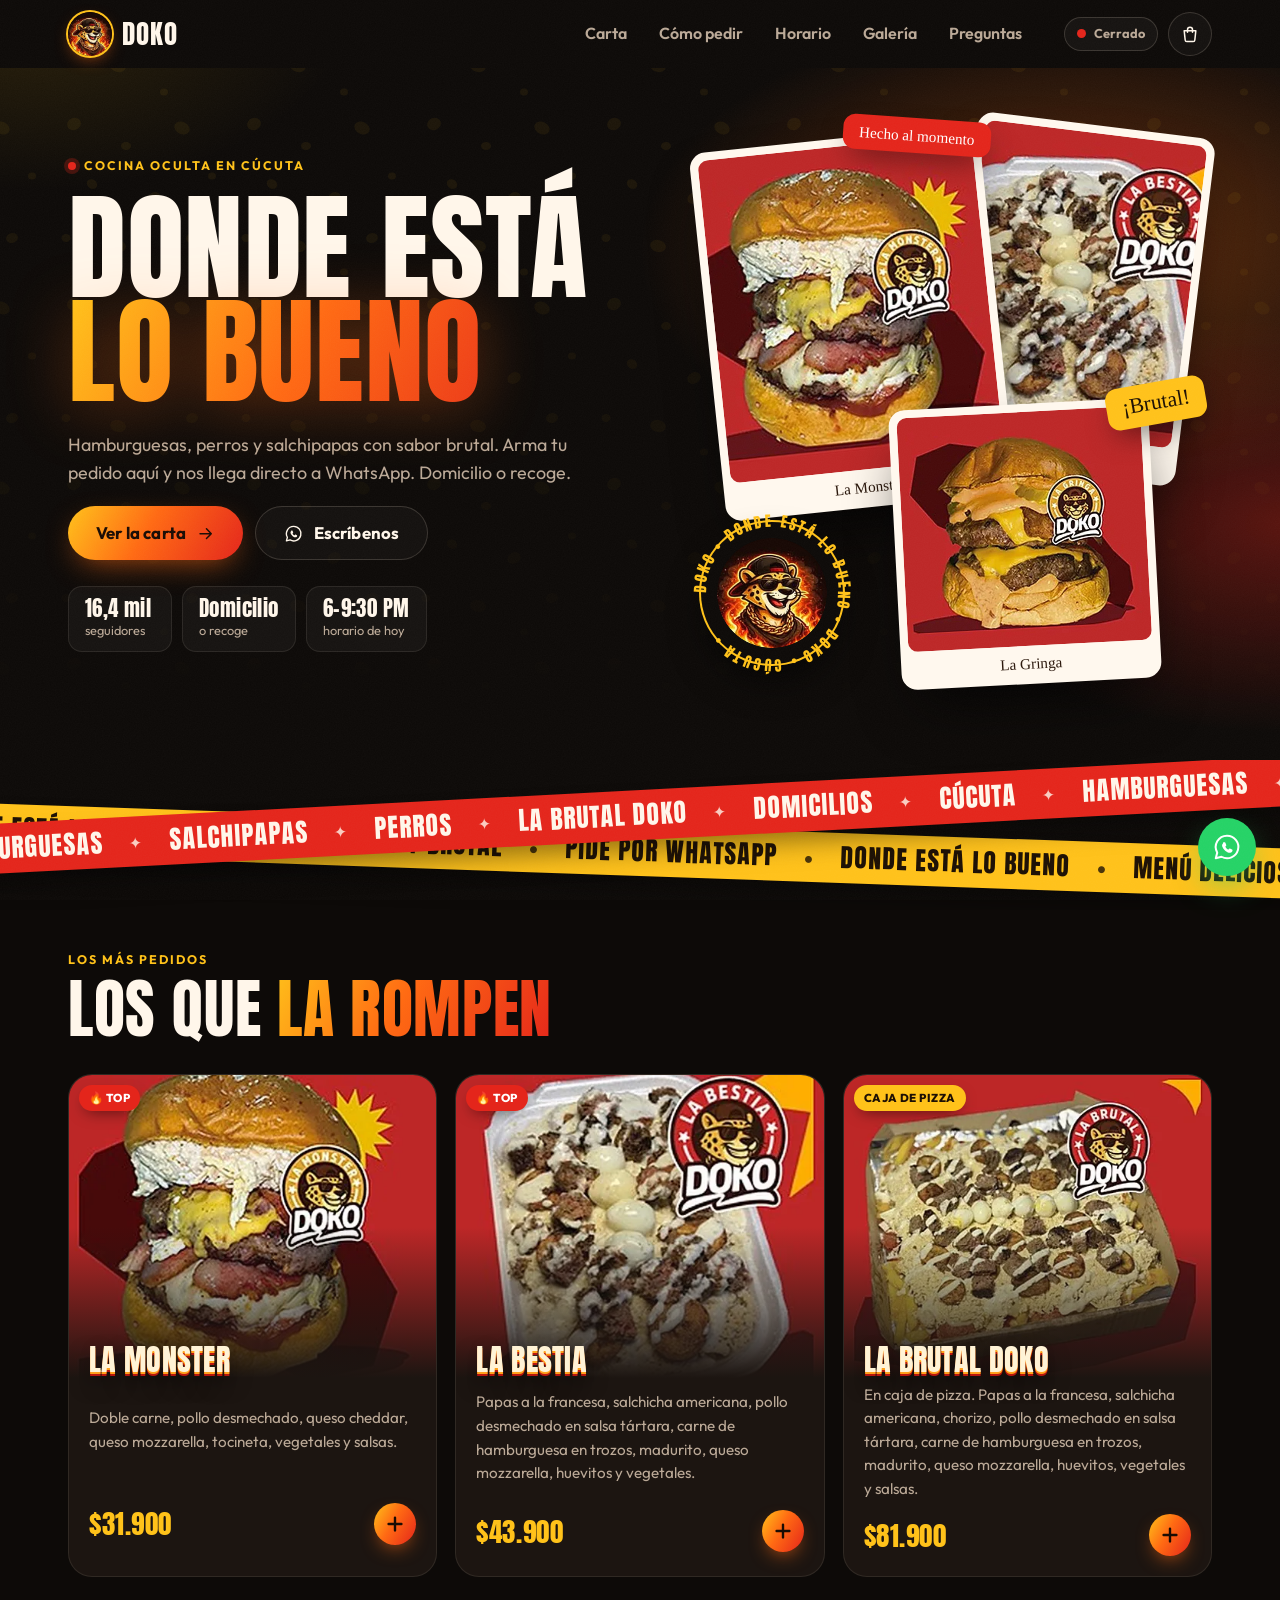
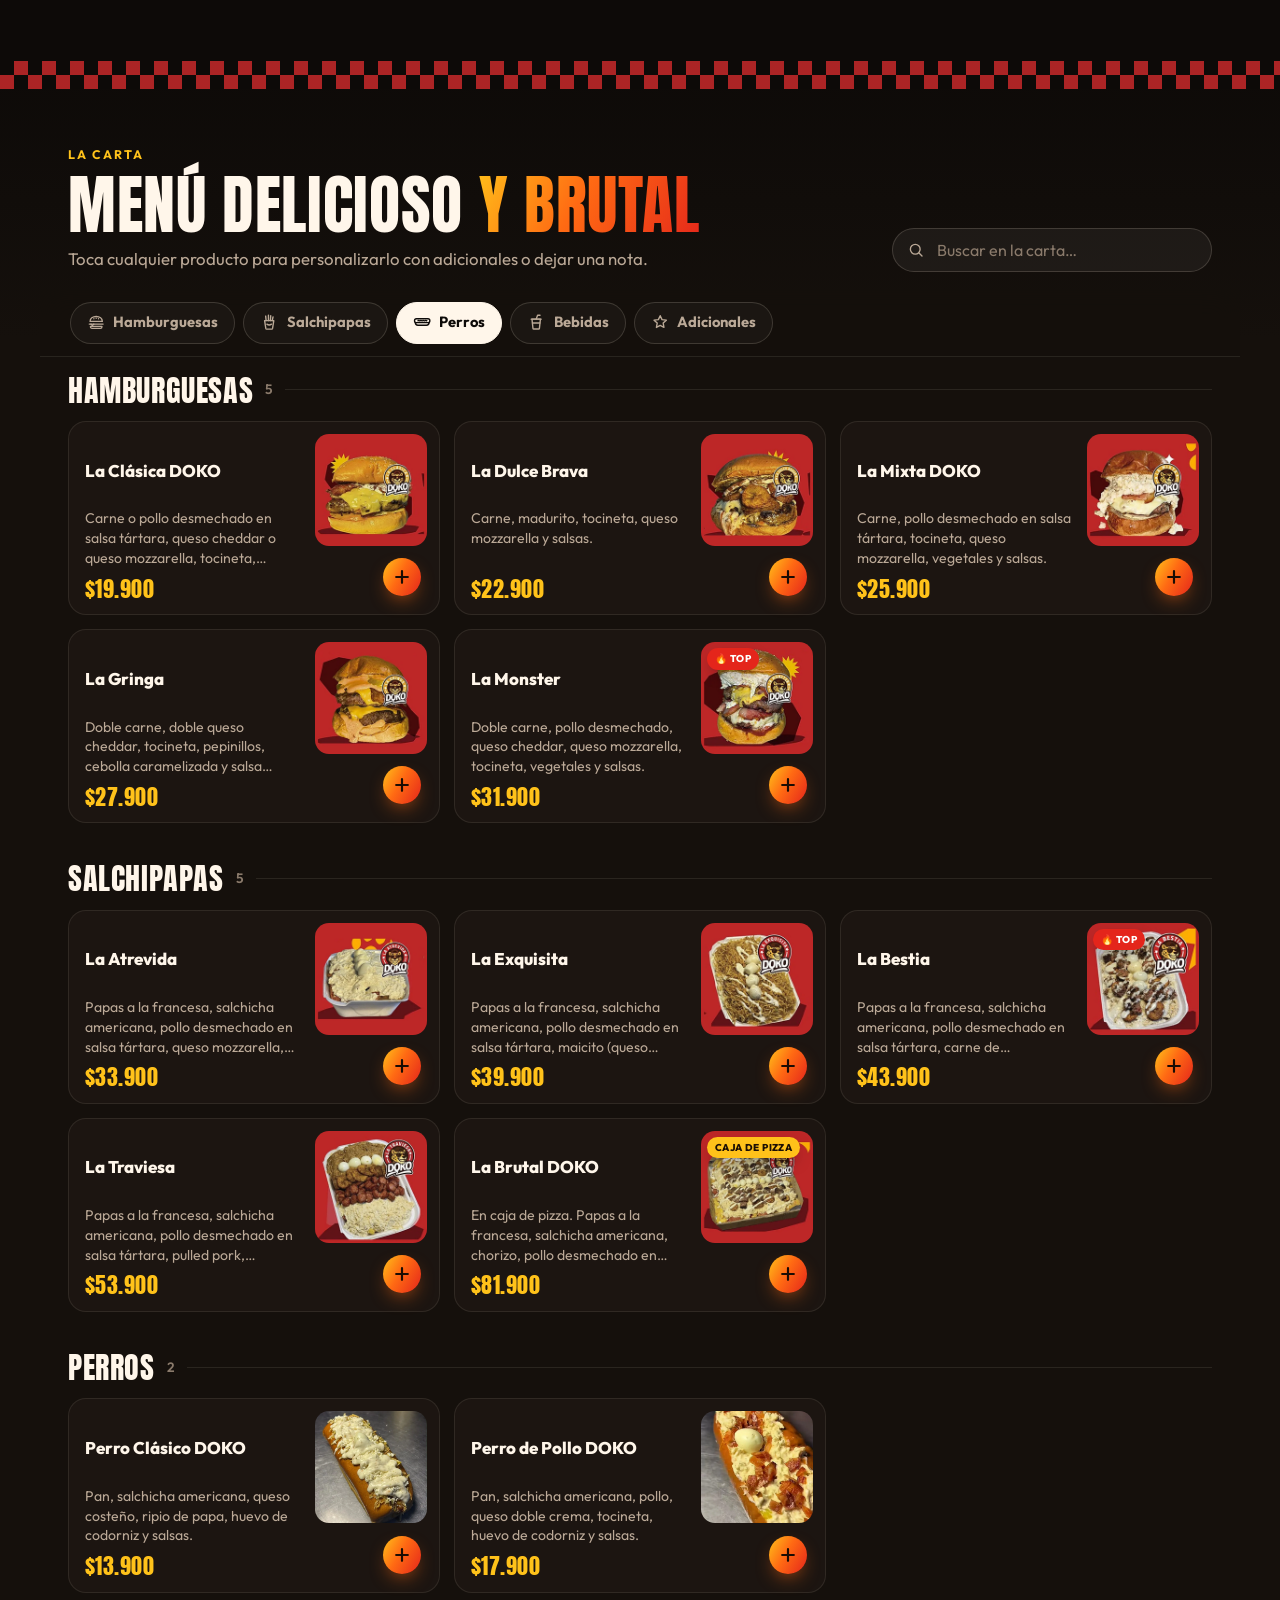
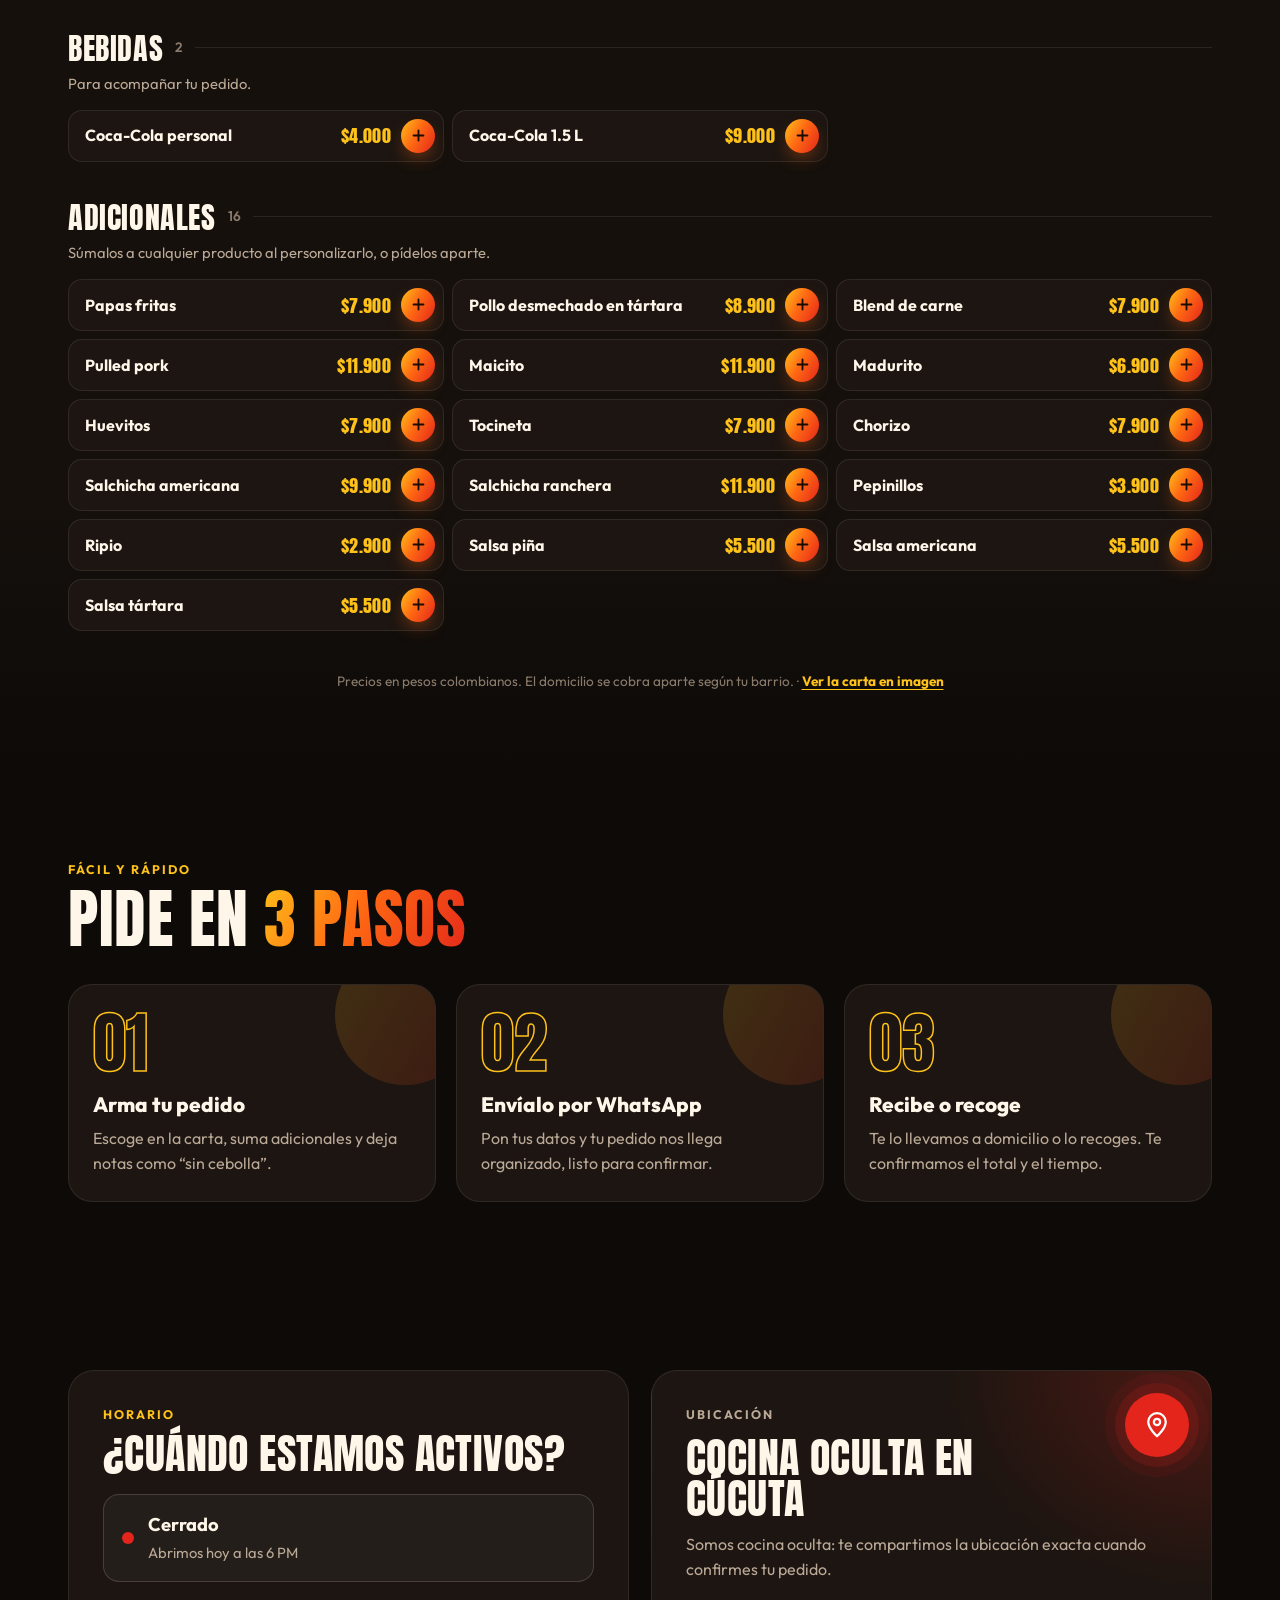
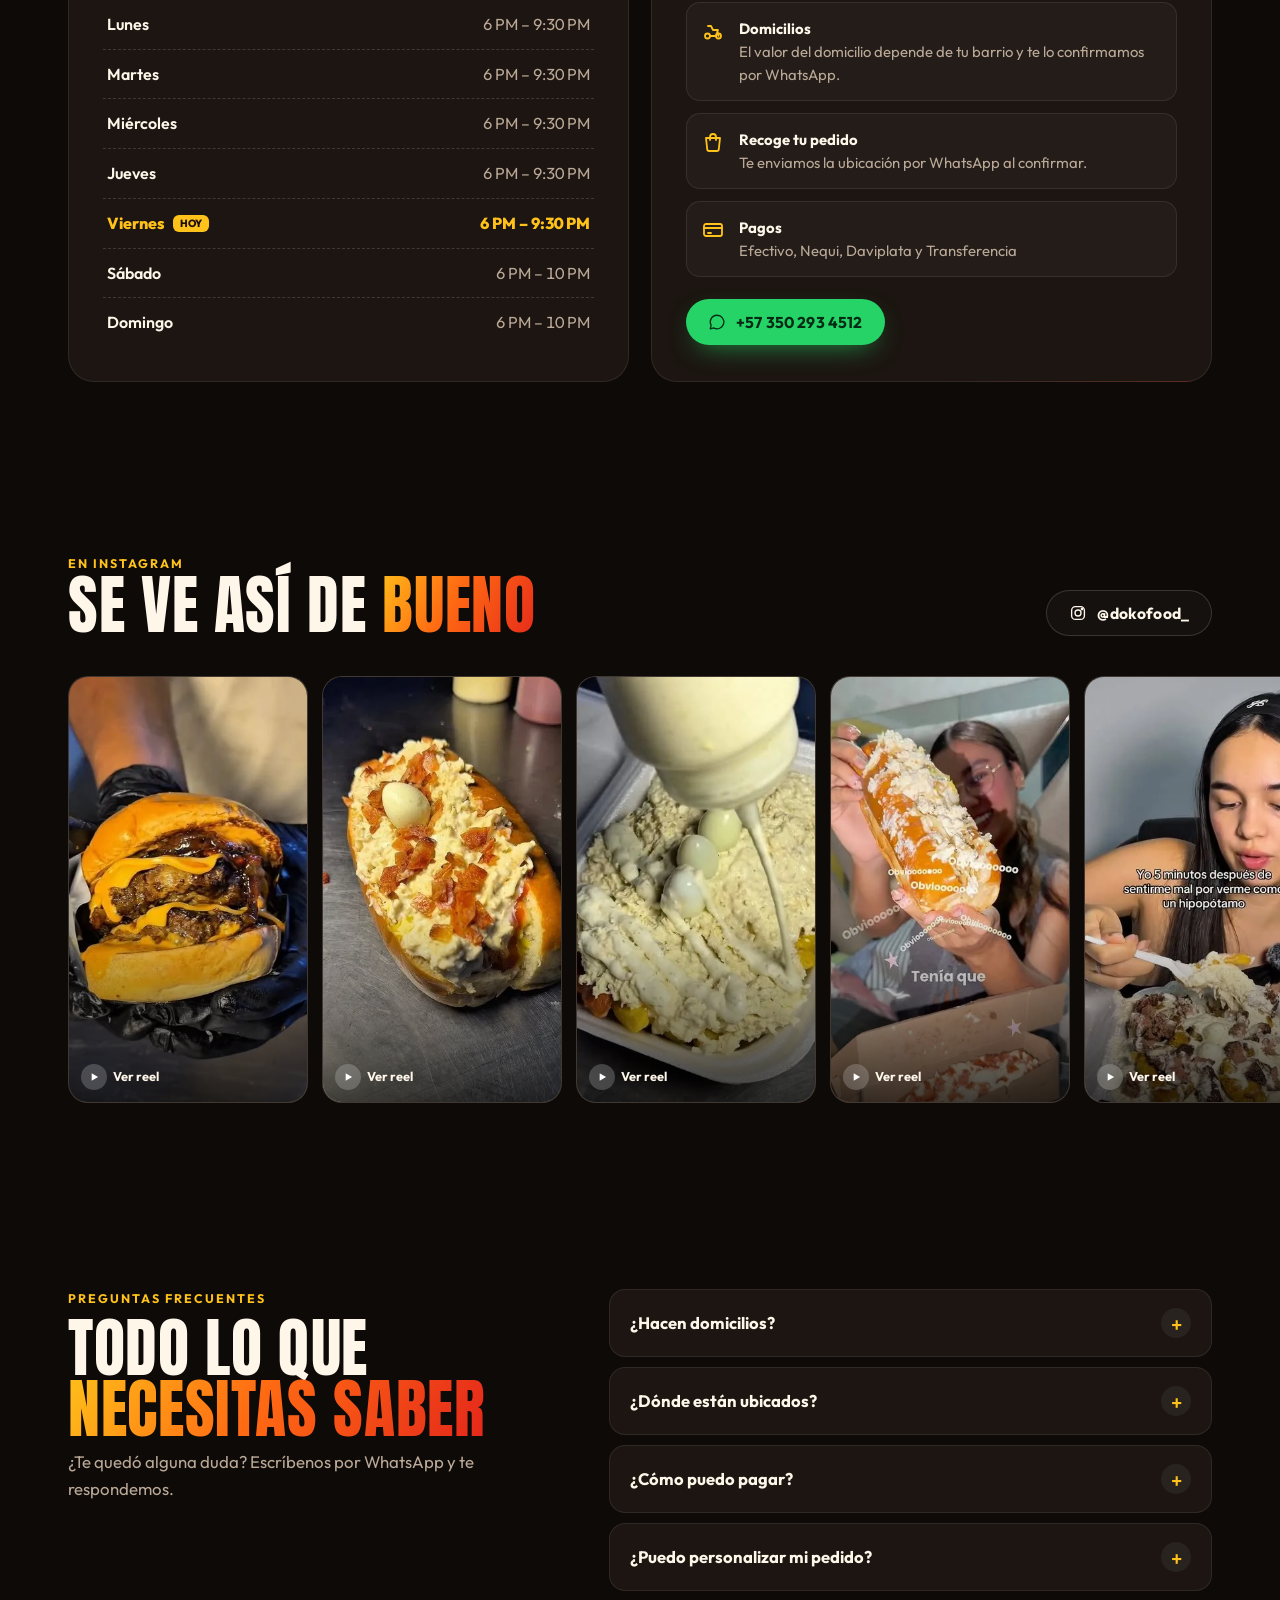
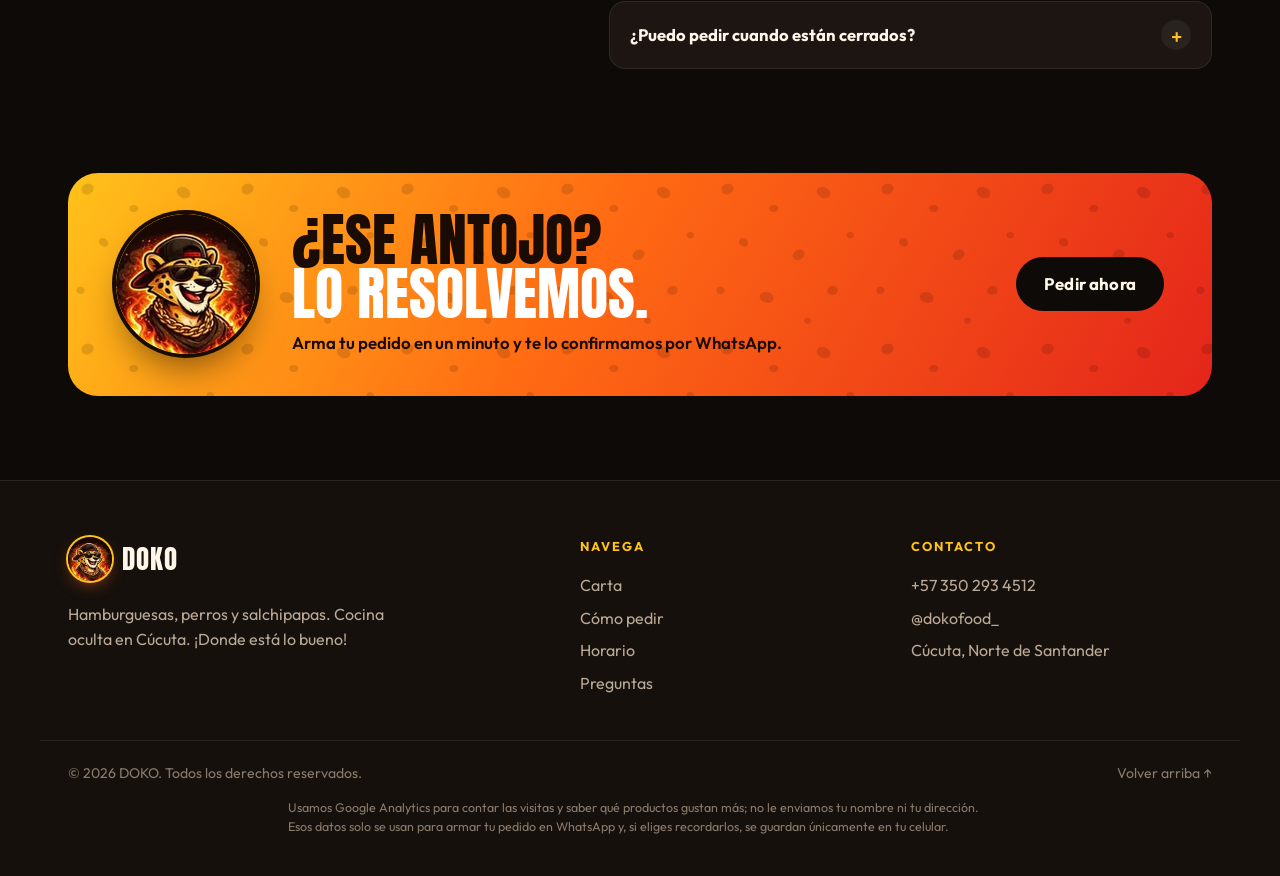
<file: index.html>
<!doctype html>
<html lang="es-CO">
<head>
  <meta charset="utf-8">
  <meta name="viewport" content="width=device-width, initial-scale=1, viewport-fit=cover">
  <title>DOKO | Hamburguesas, Perros y Salchipapas en Cúcuta</title>
  <meta name="description" content="DOKO — ¡Donde está lo bueno! Hamburguesas, perros y salchipapas brutales: La Monster, La Bestia, La Brutal DOKO y más. Cocina oculta en Cúcuta: pide a domicilio o recoge, directo por WhatsApp.">
  <meta name="theme-color" content="#0d0a08">
  <link rel="icon" type="image/png" href="assets/img/logo-128.png">
  <link rel="apple-touch-icon" href="assets/img/logo-192.png">
  <link rel="manifest" href="manifest.webmanifest">
  <link rel="canonical" href="https://dokofoodwebsite.netlify.app/">

  <!-- Vista previa al compartir el enlace (WhatsApp, Instagram, Facebook). Las URL deben ser completas. -->
  <meta property="og:type" content="website">
  <meta property="og:site_name" content="DOKO">
  <meta property="og:locale" content="es_CO">
  <meta property="og:url" content="https://dokofoodwebsite.netlify.app/">
  <meta property="og:title" content="DOKO | ¡Donde está lo bueno!">
  <meta property="og:description" content="Hamburguesas, perros y salchipapas brutales en Cúcuta. Arma tu pedido y envíalo por WhatsApp.">
  <meta property="og:image" content="https://dokofoodwebsite.netlify.app/assets/img/carta/la-monster.jpg">
  <meta property="og:image:width" content="480">
  <meta property="og:image:height" content="480">
  <meta property="og:image:alt" content="La Monster de DOKO: doble carne, pollo, quesos y tocineta">
  <meta name="twitter:card" content="summary_large_image">

  <link rel="preconnect" href="https://fonts.googleapis.com">
  <link rel="preconnect" href="https://fonts.gstatic.com" crossorigin>
  <link href="https://fonts.googleapis.com/css2?family=Anton&family=Outfit:wght@400;500;600;700;800&family=Permanent+Marker&display=swap" rel="stylesheet">
  <link rel="stylesheet" href="css/styles.css">

  <script type="application/ld+json">
  {
    "@context": "https://schema.org",
    "@type": "Restaurant",
    "name": "DOKO",
    "slogan": "¡Donde está lo bueno!",
    "url": "https://dokofoodwebsite.netlify.app/",
    "image": "https://dokofoodwebsite.netlify.app/assets/img/logo-512.png",
    "menu": "https://dokofoodwebsite.netlify.app/#carta",
    "acceptsReservations": false,
    "servesCuisine": ["Hamburguesas", "Salchipapas", "Perros calientes", "Comidas rápidas"],
    "telephone": "+57 350 293 4512",
    "priceRange": "$$",
    "address": { "@type": "PostalAddress", "addressLocality": "Cúcuta", "addressRegion": "Norte de Santander", "addressCountry": "CO" },
    "sameAs": ["https://www.instagram.com/dokofood_/"],
    "openingHoursSpecification": [
      { "@type": "OpeningHoursSpecification", "dayOfWeek": ["Monday","Tuesday","Wednesday","Thursday","Friday"], "opens": "18:00", "closes": "21:30" },
      { "@type": "OpeningHoursSpecification", "dayOfWeek": ["Saturday","Sunday"], "opens": "18:00", "closes": "22:00" }
    ]
  }
  </script>
</head>
<body>
  <a class="skip-link" href="#carta">Saltar a la carta</a>

  <!-- ============ HEADER ============ -->
  <header class="header" data-header>
    <div class="container header__inner">
      <a class="brand" href="#inicio" aria-label="DOKO, ir al inicio">
        <img class="brand__logo" src="assets/img/logo-128.webp" alt="" width="44" height="44">
        <span class="brand__name">DOKO</span>
      </a>

      <nav class="nav" id="nav" aria-label="Principal" data-nav>
        <a href="#carta">Carta</a>
        <a href="#como-pedir">Cómo pedir</a>
        <a href="#horario">Horario</a>
        <a href="#galeria">Galería</a>
        <a href="#preguntas">Preguntas</a>
      </nav>

      <div class="header__actions">
        <span class="status" data-status aria-live="polite"><i class="status__dot"></i><span data-status-label>…</span></span>
        <button class="icon-btn cart-btn" type="button" data-open-cart aria-label="Ver mi pedido">
          <svg viewBox="0 0 24 24" aria-hidden="true"><path d="M5 8h14l-1.2 11.1a2 2 0 0 1-2 1.9H8.2a2 2 0 0 1-2-1.9L5 8Z"/><path d="M9 10V7a3 3 0 0 1 6 0v3"/></svg>
          <span class="cart-btn__count" data-cart-count hidden>0</span>
        </button>
        <button class="icon-btn nav-toggle" type="button" data-nav-toggle aria-controls="nav" aria-expanded="false" aria-label="Abrir menú">
          <svg viewBox="0 0 24 24" aria-hidden="true"><path d="M4 7h16M4 12h16M4 17h10"/></svg>
        </button>
      </div>
    </div>
  </header>

  <main>
    <!-- ============ HERO ============ -->
    <section class="hero" id="inicio">
      <div class="hero__bg" aria-hidden="true"></div>
      <div class="container hero__grid">
        <div class="hero__copy">
          <p class="eyebrow" data-reveal><span class="eyebrow__dot"></span>Cocina oculta en Cúcuta</p>
          <h1 class="hero__title" data-reveal>
            <span>Donde está</span>
            <span class="flame-text">lo bueno</span>
          </h1>
          <p class="hero__lead" data-reveal>Hamburguesas, perros y salchipapas con sabor brutal. Arma tu pedido aquí y nos llega directo a WhatsApp. Domicilio o recoge.</p>
          <div class="hero__ctas" data-reveal>
            <a class="btn btn--flame btn--lg" href="#carta">
              Ver la carta
              <svg viewBox="0 0 24 24" aria-hidden="true"><path d="M5 12h14M13 6l6 6-6 6"/></svg>
            </a>
            <a class="btn btn--ghost btn--lg" href="#" data-wa-direct target="_blank" rel="noopener">
              <svg viewBox="0 0 24 24" aria-hidden="true" class="wa-ico"><path d="M12 3a9 9 0 0 0-7.8 13.5L3 21l4.6-1.2A9 9 0 1 0 12 3Z"/><path d="M8.8 8.6c.2-.5.5-.5.8-.5h.5c.2 0 .4 0 .6.5l.7 1.7c.1.2 0 .4-.1.6l-.5.6c-.1.1-.2.3 0 .5.5.8 1.1 1.5 1.9 2 .2.1.4.1.5 0l.6-.7c.2-.2.4-.2.6-.1l1.6.8c.2.1.4.2.4.4 0 .4 0 1-.4 1.4-.4.5-1.2.8-1.8.8-.9 0-2.1-.4-3.4-1.5-1.5-1.3-2.4-2.9-2.6-3.6-.3-.9 0-1.9.6-2.4Z" fill="currentColor" stroke="none"/></svg>
              Escríbenos
            </a>
          </div>
          <ul class="hero__facts" data-reveal>
            <li><strong data-followers>16,4 mil</strong><span>seguidores</span></li>
            <li><strong>Domicilio</strong><span>o recoge</span></li>
            <li><strong data-today-hours>6 PM</strong><span data-today-label>hoy</span></li>
          </ul>
        </div>

        <div class="hero__art" aria-hidden="true">
          <figure class="shot shot--1"><img src="assets/img/carta/la-monster.webp" alt="" width="480" height="480" fetchpriority="high"><figcaption>La Monster</figcaption></figure>
          <figure class="shot shot--2"><img src="assets/img/carta/la-bestia.webp" alt="" width="480" height="480"><figcaption>La Bestia</figcaption></figure>
          <figure class="shot shot--3"><img src="assets/img/carta/la-gringa.webp" alt="" width="480" height="480"><figcaption>La Gringa</figcaption></figure>
          <div class="seal">
            <svg class="seal__ring" viewBox="0 0 200 200">
              <defs><path id="seal-path" d="M100,100 m-78,0 a78,78 0 1,1 156,0 a78,78 0 1,1 -156,0"/></defs>
              <text><textPath href="#seal-path">DOKO • DONDE ESTÁ LO BUENO • DOKO • CÚCUTA •</textPath></text>
            </svg>
            <img class="seal__logo" src="assets/img/logo-192.webp" alt="" width="120" height="120">
          </div>
          <span class="sticker sticker--a">¡Brutal!</span>
          <span class="sticker sticker--b">Hecho al momento</span>
        </div>
      </div>
    </section>

    <!-- ============ TAPES ============ -->
    <div class="tapes" aria-hidden="true">
      <div class="tape tape--red"><div class="tape__track" data-marquee>
        <span>Hamburguesas</span><b>✦</b><span>Salchipapas</span><b>✦</b><span>Perros</span><b>✦</b><span>La Brutal DOKO</span><b>✦</b><span>Domicilios</span><b>✦</b><span>Cúcuta</span><b>✦</b>
      </div></div>
      <div class="tape tape--gold"><div class="tape__track tape__track--rev" data-marquee>
        <span>Donde está lo bueno</span><b>●</b><span>Menú delicioso y brutal</span><b>●</b><span>Pide por WhatsApp</span><b>●</b>
      </div></div>
    </div>

    <!-- ============ FEATURED ============ -->
    <section class="section featured" aria-labelledby="featured-title">
      <div class="container">
        <header class="section__head" data-reveal>
          <p class="eyebrow">Los más pedidos</p>
          <h2 id="featured-title" class="section__title">Los que <span class="flame-text">la rompen</span></h2>
        </header>
        <div class="featured__grid" data-featured></div>
      </div>
    </section>

    <!-- ============ MENU ============ -->
    <section class="section menu" id="carta" aria-labelledby="menu-title">
      <div class="container">
        <div class="menu__top">
          <header class="section__head" data-reveal>
            <p class="eyebrow">La carta</p>
            <h2 id="menu-title" class="section__title">Menú delicioso <span class="flame-text">y brutal</span></h2>
            <p class="section__sub">Toca cualquier producto para personalizarlo con adicionales o dejar una nota.</p>
          </header>
          <label class="search">
            <svg viewBox="0 0 24 24" aria-hidden="true"><circle cx="11" cy="11" r="6.5"/><path d="m16 16 4 4"/></svg>
            <input type="search" placeholder="Buscar en la carta…" autocomplete="off" data-search aria-label="Buscar en la carta">
          </label>
        </div>

        <div class="menu__bar" data-menu-bar>
          <div class="tabs" role="tablist" aria-label="Categorías" data-tabs></div>
        </div>

        <div class="menu__list" data-menu></div>
        <p class="menu__empty" data-menu-empty hidden>No encontramos nada con esa búsqueda 😕 Prueba con “salchipapa” o “tocineta”.</p>
        <p class="menu__note">Precios en pesos colombianos. El domicilio se cobra aparte según tu barrio. · <a href="assets/img/carta/carta-completa.jpg" target="_blank" rel="noopener">Ver la carta en imagen</a></p>
      </div>
    </section>

    <!-- ============ HOW TO ORDER ============ -->
    <section class="section steps" id="como-pedir" aria-labelledby="steps-title">
      <div class="container">
        <header class="section__head" data-reveal>
          <p class="eyebrow">Fácil y rápido</p>
          <h2 id="steps-title" class="section__title">Pide en <span class="flame-text">3 pasos</span></h2>
        </header>
        <ol class="steps__list">
          <li class="step" data-reveal>
            <span class="step__num">01</span>
            <h3>Arma tu pedido</h3>
            <p>Escoge en la carta, suma adicionales y deja notas como “sin cebolla”.</p>
          </li>
          <li class="step" data-reveal>
            <span class="step__num">02</span>
            <h3>Envíalo por WhatsApp</h3>
            <p>Pon tus datos y tu pedido nos llega organizado, listo para confirmar.</p>
          </li>
          <li class="step" data-reveal>
            <span class="step__num">03</span>
            <h3>Recibe o recoge</h3>
            <p>Te lo llevamos a domicilio o lo recoges. Te confirmamos el total y el tiempo.</p>
          </li>
        </ol>
      </div>
    </section>

    <!-- ============ SCHEDULE + LOCATION ============ -->
    <section class="section info" id="horario" aria-labelledby="info-title">
      <div class="container info__grid">
        <article class="card schedule" data-reveal>
          <header class="card__head">
            <p class="eyebrow">Horario</p>
            <h2 id="info-title" class="card__title">¿Cuándo estamos activos?</h2>
          </header>
          <div class="schedule__now" data-status-big>
            <i class="status__dot"></i>
            <div><strong data-status-label>…</strong><span data-status-detail></span></div>
          </div>
          <ul class="schedule__list" data-schedule></ul>
        </article>

        <article class="card location" data-reveal>
          <div class="location__pin" aria-hidden="true">
            <svg viewBox="0 0 24 24"><path d="M12 21s-7-6.2-7-11.5A7 7 0 0 1 19 9.5C19 14.8 12 21 12 21Z"/><circle cx="12" cy="9.5" r="2.5"/></svg>
          </div>
          <p class="eyebrow">Ubicación</p>
          <h2 class="card__title">Cocina oculta en Cúcuta</h2>
          <p data-location-note></p>
          <ul class="perks">
            <li><svg viewBox="0 0 24 24" aria-hidden="true"><circle cx="6.5" cy="17" r="2.5"/><circle cx="17.5" cy="17" r="2.5"/><path d="M9 17h6l2-6h-5l-2-4H7m9 4 1.5 6"/></svg><span><strong>Domicilios</strong><br><span data-delivery-note></span></span></li>
            <li><svg viewBox="0 0 24 24" aria-hidden="true"><path d="M5 8h14l-1.2 11.1a2 2 0 0 1-2 1.9H8.2a2 2 0 0 1-2-1.9L5 8Z"/><path d="M9 10V7a3 3 0 0 1 6 0v3"/></svg><span><strong>Recoge tu pedido</strong><br>Te enviamos la ubicación por WhatsApp al confirmar.</span></li>
            <li><svg viewBox="0 0 24 24" aria-hidden="true"><rect x="3" y="6" width="18" height="12" rx="2"/><path d="M3 10h18M7 15h3"/></svg><span><strong>Pagos</strong><br><span data-payments></span></span></li>
          </ul>
          <a class="btn btn--wa" href="#" data-wa-direct target="_blank" rel="noopener">
            <svg viewBox="0 0 24 24" aria-hidden="true" class="wa-ico"><path d="M12 3a9 9 0 0 0-7.8 13.5L3 21l4.6-1.2A9 9 0 1 0 12 3Z"/></svg>
            <span data-wa-display>WhatsApp</span>
          </a>
        </article>
      </div>
    </section>

    <!-- ============ GALLERY ============ -->
    <section class="section gallery" id="galeria" aria-labelledby="gallery-title">
      <div class="container">
        <header class="section__head section__head--row" data-reveal>
          <div>
            <p class="eyebrow">En Instagram</p>
            <h2 id="gallery-title" class="section__title">Se ve así de <span class="flame-text">bueno</span></h2>
          </div>
          <a class="btn btn--ghost" href="#" data-ig-link target="_blank" rel="noopener">
            <svg viewBox="0 0 24 24" aria-hidden="true"><rect x="3.5" y="3.5" width="17" height="17" rx="5"/><circle cx="12" cy="12" r="4"/><circle cx="17.3" cy="6.7" r=".9" fill="currentColor"/></svg>
            <span data-ig-handle>@dokofood_</span>
          </a>
        </header>
      </div>
      <div class="gallery__track" data-gallery></div>
    </section>

    <!-- ============ FAQ ============ -->
    <section class="section faq" id="preguntas" aria-labelledby="faq-title">
      <div class="container faq__grid">
        <header class="section__head" data-reveal>
          <p class="eyebrow">Preguntas frecuentes</p>
          <h2 id="faq-title" class="section__title">Todo lo que <span class="flame-text">necesitas saber</span></h2>
          <p class="section__sub">¿Te quedó alguna duda? Escríbenos por WhatsApp y te respondemos.</p>
        </header>
        <div class="faq__list">
          <details class="faq__item" data-reveal>
            <summary>¿Hacen domicilios?</summary>
            <p>Sí, hacemos domicilios en Cúcuta. El valor depende de tu barrio y te lo confirmamos por WhatsApp junto con el total de tu pedido.</p>
          </details>
          <details class="faq__item" data-reveal>
            <summary>¿Dónde están ubicados?</summary>
            <p>Somos una cocina oculta, así que no tenemos atención en mesa. Si prefieres recoger, te compartimos la ubicación exacta cuando confirmes tu pedido.</p>
          </details>
          <details class="faq__item" data-reveal>
            <summary>¿Cómo puedo pagar?</summary>
            <p>Recibimos <span data-payments></span>. Si pagas en efectivo, cuéntanos con cuánto pagas para llevarte el cambio.</p>
          </details>
          <details class="faq__item" data-reveal>
            <summary>¿Puedo personalizar mi pedido?</summary>
            <p>¡Claro! Al tocar un producto puedes sumarle adicionales (tocineta, maicito, huevitos, pulled pork, salsas…) y escribir notas como “sin cebolla” o “salsas aparte”.</p>
          </details>
          <details class="faq__item" data-reveal>
            <summary>¿Puedo pedir cuando están cerrados?</summary>
            <p>Puedes armar y enviar tu pedido a cualquier hora; lo confirmamos apenas abramos. Revisa el horario arriba.</p>
          </details>
        </div>
      </div>
    </section>

    <!-- ============ CTA ============ -->
    <section class="section cta" aria-labelledby="cta-title">
      <div class="container">
        <div class="cta__box" data-reveal>
          <img class="cta__logo" src="assets/img/logo-192.webp" alt="" width="140" height="140" loading="lazy">
          <div>
            <h2 id="cta-title" class="cta__title">¿Ese antojo? <span>Lo resolvemos.</span></h2>
            <p>Arma tu pedido en un minuto y te lo confirmamos por WhatsApp.</p>
          </div>
          <a class="btn btn--dark btn--lg" href="#carta">Pedir ahora</a>
        </div>
      </div>
    </section>
  </main>

  <!-- ============ FOOTER ============ -->
  <footer class="footer">
    <div class="container footer__grid">
      <div class="footer__brand">
        <a class="brand" href="#inicio"><img class="brand__logo" src="assets/img/logo-128.webp" alt="" width="44" height="44" loading="lazy"><span class="brand__name">DOKO</span></a>
        <p>Hamburguesas, perros y salchipapas. Cocina oculta en Cúcuta. ¡Donde está lo bueno!</p>
      </div>
      <div>
        <h3>Navega</h3>
        <ul><li><a href="#carta">Carta</a></li><li><a href="#como-pedir">Cómo pedir</a></li><li><a href="#horario">Horario</a></li><li><a href="#preguntas">Preguntas</a></li></ul>
      </div>
      <div>
        <h3>Contacto</h3>
        <ul>
          <li><a href="#" data-wa-direct target="_blank" rel="noopener" data-wa-display>WhatsApp</a></li>
          <li><a href="#" data-ig-link target="_blank" rel="noopener" data-ig-handle>@dokofood_</a></li>
          <li>Cúcuta, Norte de Santander</li>
        </ul>
      </div>
    </div>
    <div class="container footer__bottom">
      <span>© <span data-year>2026</span> DOKO. Todos los derechos reservados.</span>
      <a href="#inicio">Volver arriba ↑</a>
    </div>
    <p class="container footer__note">Usamos Google Analytics para contar las visitas y saber qué productos gustan más; no le enviamos tu nombre ni tu dirección. Esos datos solo se usan para armar tu pedido en WhatsApp y, si eliges recordarlos, se guardan únicamente en tu celular.</p>
  </footer>

  <!-- ============ MOBILE ORDER BAR ============ -->
  <div class="order-bar" data-order-bar hidden>
    <button class="order-bar__btn" type="button" data-open-cart>
      <span class="order-bar__count" data-cart-count>0</span>
      <span class="order-bar__label">Ver mi pedido</span>
      <strong data-cart-total>$0</strong>
    </button>
  </div>
  <a class="wa-float" href="#" data-wa-direct data-wa-float target="_blank" rel="noopener" aria-label="Escríbenos por WhatsApp">
    <svg viewBox="0 0 24 24" aria-hidden="true"><path d="M12 3a9 9 0 0 0-7.8 13.5L3 21l4.6-1.2A9 9 0 1 0 12 3Z"/><path d="M8.8 8.6c.2-.5.5-.5.8-.5h.5c.2 0 .4 0 .6.5l.7 1.7c.1.2 0 .4-.1.6l-.5.6c-.1.1-.2.3 0 .5.5.8 1.1 1.5 1.9 2 .2.1.4.1.5 0l.6-.7c.2-.2.4-.2.6-.1l1.6.8c.2.1.4.2.4.4 0 .4 0 1-.4 1.4-.4.5-1.2.8-1.8.8-.9 0-2.1-.4-3.4-1.5-1.5-1.3-2.4-2.9-2.6-3.6-.3-.9 0-1.9.6-2.4Z" fill="currentColor" stroke="none"/></svg>
  </a>

  <!-- ============ PRODUCT DIALOG ============ -->
  <dialog class="sheet product-dialog" data-product-dialog aria-labelledby="pd-title">
    <form method="dialog" class="pd" data-product-form></form>
  </dialog>

  <!-- ============ CART DRAWER ============ -->
  <dialog class="drawer" data-cart-dialog aria-labelledby="cart-title">
    <div class="drawer__head">
      <button class="icon-btn" type="button" data-cart-back hidden aria-label="Volver al pedido">
        <svg viewBox="0 0 24 24" aria-hidden="true"><path d="M15 6l-6 6 6 6"/></svg>
      </button>
      <h2 id="cart-title" data-cart-title>Tu pedido</h2>
      <button class="icon-btn" type="button" data-close-cart aria-label="Cerrar">
        <svg viewBox="0 0 24 24" aria-hidden="true"><path d="M6 6l12 12M18 6 6 18"/></svg>
      </button>
    </div>

    <!-- Paso 1: productos -->
    <div class="drawer__body" data-step="items">
      <div class="closed-note" data-closed-note hidden></div>
      <ul class="cart-list" data-cart-list></ul>
      <div class="cart-empty" data-cart-empty>
        <img src="assets/img/logo-192.webp" alt="" width="96" height="96" loading="lazy">
        <p><strong>Tu pedido está vacío</strong><br>Agrega algo brutal de la carta.</p>
        <button class="btn btn--flame" type="button" data-close-cart data-goto-menu>Ver la carta</button>
      </div>
    </div>

    <!-- Paso 2: datos -->
    <form class="drawer__body checkout" data-step="checkout" data-checkout novalidate hidden>
      <fieldset class="seg" aria-label="Tipo de entrega">
        <label><input type="radio" name="mode" value="Domicilio" checked><span>🛵 Domicilio</span></label>
        <label><input type="radio" name="mode" value="Recoger"><span>🛍️ Recoger</span></label>
      </fieldset>

      <div class="field">
        <label for="f-name">Nombre</label>
        <input id="f-name" name="name" autocomplete="name" required placeholder="¿A nombre de quién?">
      </div>
      <div class="field-group" data-delivery-fields>
        <div class="field">
          <label for="f-address">Dirección</label>
          <input id="f-address" name="address" autocomplete="street-address" required placeholder="Ej: Calle 10 # 5-20, apto 301">
        </div>
        <div class="field">
          <label for="f-hood">Barrio</label>
          <input id="f-hood" name="hood" required placeholder="Ej: La Riviera">
        </div>
        <div class="field">
          <label for="f-ref">Punto de referencia <small>(opcional)</small></label>
          <input id="f-ref" name="reference" placeholder="Ej: casa de reja negra, frente al parque">
        </div>
      </div>

      <fieldset class="field">
        <legend>Método de pago</legend>
        <div class="chips" data-payment-chips></div>
      </fieldset>
      <div class="field" data-cash-field>
        <label for="f-cash">¿Con cuánto pagas? <small>(opcional, para llevar el cambio)</small></label>
        <input id="f-cash" name="cash" inputmode="numeric" placeholder="Ej: 50.000">
      </div>
      <div class="field">
        <label for="f-notes">Notas del pedido <small>(opcional)</small></label>
        <textarea id="f-notes" name="notes" rows="2" placeholder="Ej: salsas aparte, timbre dañado…"></textarea>
      </div>
      <label class="check">
        <input type="checkbox" name="remember" checked>
        <span>Recordar mis datos en este dispositivo</span>
      </label>
    </form>

    <!-- Paso 3: enviado -->
    <div class="drawer__body sent" data-step="sent" hidden>
      <div class="sent__icon" aria-hidden="true">
        <svg viewBox="0 0 24 24"><path d="M5 12.5l4.5 4.5L19 7.5"/></svg>
      </div>
      <h3>¡Pedido listo!</h3>
      <p>Abrimos WhatsApp con tu pedido <strong data-order-id></strong>. Solo dale <strong>enviar</strong> y te confirmamos el total y el tiempo de entrega.</p>
      <a class="btn btn--wa btn--block" href="#" data-wa-retry target="_blank" rel="noopener">¿No se abrió? Toca aquí</a>
      <button class="btn btn--ghost btn--block" type="button" data-new-order>Hacer un pedido nuevo</button>
    </div>

    <div class="drawer__foot" data-cart-foot hidden>
      <div class="totals">
        <div><span>Subtotal</span><strong data-cart-subtotal>$0</strong></div>
        <div class="totals__muted" data-delivery-row><span>Domicilio</span><span>Se confirma por WhatsApp</span></div>
      </div>
      <button class="btn btn--flame btn--block btn--lg" type="button" data-checkout-next>Continuar</button>
      <button class="btn btn--wa btn--block btn--lg" type="button" data-send hidden>
        <svg viewBox="0 0 24 24" aria-hidden="true" class="wa-ico"><path d="M12 3a9 9 0 0 0-7.8 13.5L3 21l4.6-1.2A9 9 0 1 0 12 3Z"/></svg>
        Enviar pedido por WhatsApp
      </button>
    </div>
  </dialog>

  <div class="toasts" data-toasts aria-live="polite"></div>

  <script type="module" src="js/app.js"></script>
</body>
</html>
</file>
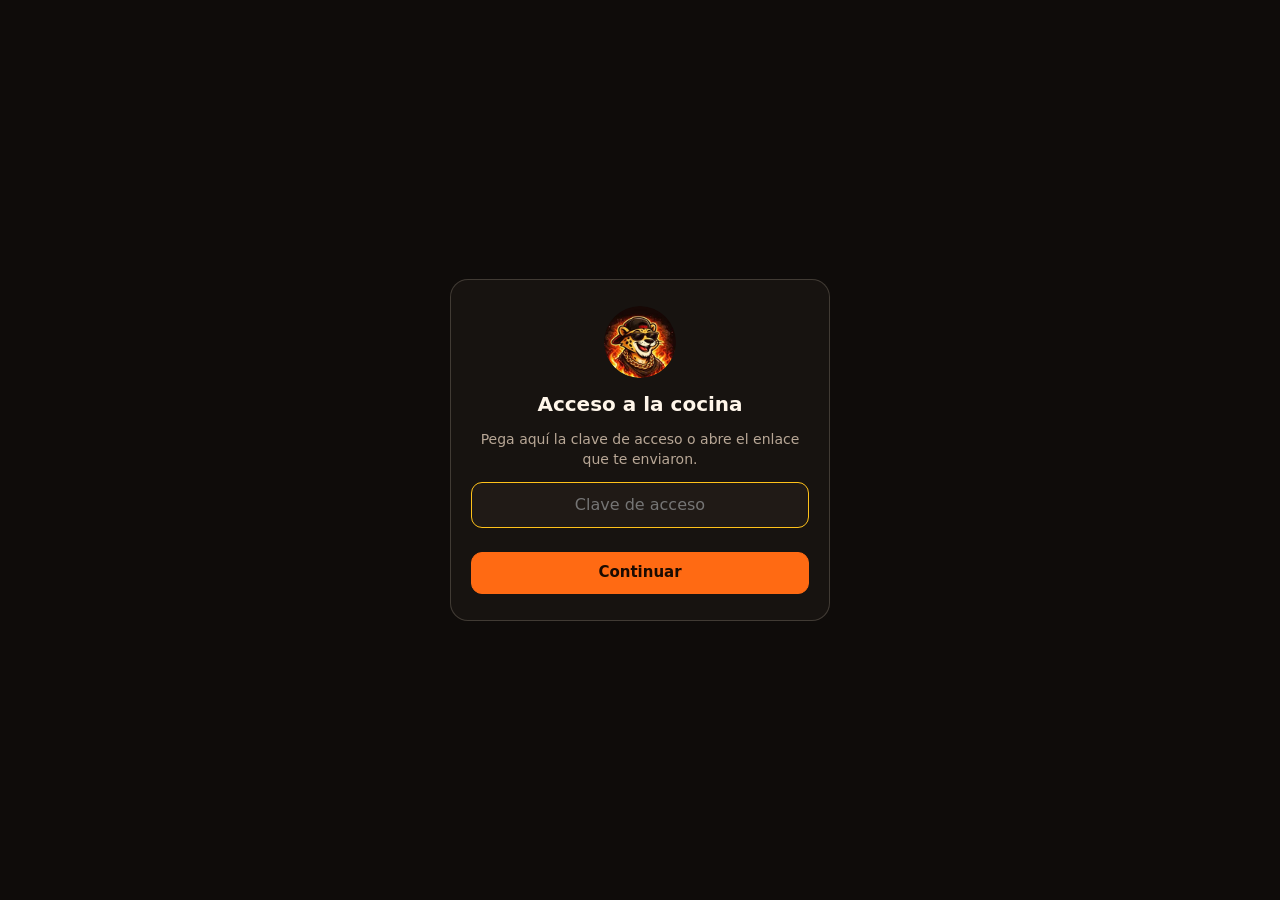
<file: cocina/index.html>
<!doctype html>
<html lang="es-CO">
<head>
  <meta charset="utf-8">
  <meta name="viewport" content="width=device-width, initial-scale=1, viewport-fit=cover">
  <meta name="robots" content="noindex, nofollow">
  <meta name="theme-color" content="#0f0c0a">
  <title>DOKO Cocina</title>
  <link rel="manifest" href="manifest.webmanifest">
  <link rel="icon" type="image/png" href="../assets/img/logo-128.png">
  <link rel="apple-touch-icon" href="../assets/img/logo-192.png">
  <link rel="stylesheet" href="cocina.css">
</head>
<body data-vista="nuevo">
  <!-- Pantallas de acceso (clave y nombre) -->
  <div class="gate" data-gate hidden>
    <form class="gate__card" data-gate-form>
      <img src="../assets/img/logo-192.png" alt="" width="72" height="72">
      <h1 data-gate-title>DOKO Cocina</h1>
      <p data-gate-text></p>
      <input data-gate-input autocomplete="off" required>
      <div class="gate__quick" data-gate-quick></div>
      <button class="btn btn--primary btn--block" type="submit">Continuar</button>
    </form>
  </div>

  <header class="top">
    <div class="top__brand">
      <img src="../assets/img/logo-128.png" alt="" width="34" height="34">
      <div>
        <strong>DOKO Cocina</strong>
        <span class="conn" data-conexion><i></i><span>Conectando…</span></span>
      </div>
    </div>
    <div class="top__actions">
      <button class="chip" type="button" data-cambiar-nombre title="Cambiar mi nombre"><span data-mi-nombre>—</span></button>
      <button class="icon-btn" type="button" data-sonido title="Sonido para pedidos nuevos" aria-pressed="false">
        <svg viewBox="0 0 24 24" aria-hidden="true"><path d="M6 9H3v6h3l5 4V5L6 9Z"/><path class="on" d="M15.5 8.5a5 5 0 0 1 0 7M18.5 5.5a9 9 0 0 1 0 13"/><path class="off" d="m16 9 5 6m0-6-5 6"/></svg>
      </button>
      <button class="btn btn--primary" type="button" data-nuevo>
        <svg viewBox="0 0 24 24" aria-hidden="true"><path d="M12 5v14M5 12h14"/></svg><span>Nuevo pedido</span>
      </button>
    </div>
  </header>

  <div class="jornada">
    <div class="jornada__reloj">
      <span data-fecha-larga>—</span>
      <strong data-hora>—</strong>
    </div>
    <span class="jornada__info" data-jornada-info>Abriendo jornada…</span>
    <button class="btn btn--sm btn--cierre" type="button" data-abrir-cierre>
      <svg viewBox="0 0 24 24" aria-hidden="true"><path d="M12 3v9M7.5 6.5a7 7 0 1 0 9 0"/></svg>Cerrar jornada
    </button>
  </div>

  <button class="activar-sonido" type="button" data-activar-sonido hidden>
    🔔 Toca aquí para activar el sonido de los pedidos
  </button>

  <div class="demo" data-demo hidden>
    <strong>Modo de prueba.</strong> Estos pedidos solo se guardan en este navegador y no llegan a la cocina.
  </div>

  <nav class="tabs" aria-label="Estados de los pedidos">
    <button type="button" data-tab="nuevo" aria-selected="true">Nuevos <b data-count="nuevo">0</b></button>
    <button type="button" data-tab="preparando">Preparando <b data-count="preparando">0</b></button>
    <button type="button" data-tab="listo">Listos <b data-count="listo">0</b></button>
    <button type="button" data-tab="historial">Entregados <b data-count="historial">0</b></button>
  </nav>

  <main class="board">
    <section class="col" data-col="nuevo"><h2>Nuevos</h2><div class="col__list" data-list="nuevo"></div></section>
    <section class="col" data-col="preparando"><h2>Preparando</h2><div class="col__list" data-list="preparando"></div></section>
    <section class="col" data-col="listo"><h2>Listos</h2><div class="col__list" data-list="listo"></div></section>
    <section class="col col--hist" data-col="historial"><h2>Entregados y cancelados hoy</h2><div class="col__list" data-list="historial"></div></section>
  </main>

  <!-- Crear / editar pedido -->
  <dialog class="editor" data-editor aria-labelledby="editor-title">
    <div class="editor__box">
      <header class="editor__head">
        <h2 id="editor-title" data-editor-title>Nuevo pedido</h2>
        <div class="seg seg--panes" data-panes>
          <button type="button" data-pane="catalogo" aria-selected="true">Productos</button>
          <button type="button" data-pane="pedido" aria-selected="false">Pedido <b data-items-count>0</b></button>
        </div>
        <button class="icon-btn" type="button" data-cerrar-editor aria-label="Cerrar">
          <svg viewBox="0 0 24 24" aria-hidden="true"><path d="M6 6l12 12M18 6 6 18"/></svg>
        </button>
      </header>
      <div class="editor__body" data-editor-body>
        <section class="pane pane--catalogo" data-pane-el="catalogo">
          <div class="catalogo" data-catalogo>
            <input class="search" type="search" placeholder="Buscar producto…" data-buscar aria-label="Buscar producto">
            <div class="cats" data-cats></div>
            <div class="prods" data-prods></div>
          </div>
          <div class="config" data-config hidden></div>
        </section>
        <section class="pane pane--pedido" data-pane-el="pedido">
          <div class="items" data-items></div>
          <form class="datos" data-datos autocomplete="off">
            <div class="row2">
              <label>Cliente<input name="cliente" maxlength="60" placeholder="Nombre"></label>
              <label>Teléfono<input name="telefono" maxlength="30" inputmode="tel" placeholder="Opcional"></label>
            </div>
            <div class="seg" data-tipo>
              <button type="button" data-valor="domicilio" aria-selected="true">🛵 Domicilio</button>
              <button type="button" data-valor="recoger" aria-selected="false">🛍️ Recoger</button>
            </div>
            <div class="row2" data-domicilio>
              <label>Dirección<input name="direccion" maxlength="120" placeholder="Calle, número, apto"></label>
              <label>Barrio<input name="barrio" maxlength="60"></label>
            </div>
            <div class="pagos" data-pagos></div>
            <label>Notas para la cocina<textarea name="notas" rows="2" maxlength="300" placeholder="Ej: salsas aparte, cliente alérgico a…"></textarea></label>
          </form>
        </section>
      </div>
      <footer class="editor__foot">
        <button class="btn btn--ghost btn--danger" type="button" data-eliminar hidden>Eliminar</button>
        <div class="total">Total <strong data-total>$0</strong></div>
        <button class="btn btn--primary" type="button" data-guardar>Enviar a cocina</button>
      </footer>
    </div>
  </dialog>

  <!-- Cierre de jornada -->
  <dialog class="cierre" data-cierre aria-labelledby="cierre-title">
    <div class="cierre__box">
      <header class="editor__head">
        <h2 id="cierre-title">Cerrar jornada</h2>
        <button class="icon-btn" type="button" data-cerrar-cierre aria-label="Cerrar">
          <svg viewBox="0 0 24 24" aria-hidden="true"><path d="M6 6l12 12M18 6 6 18"/></svg>
        </button>
      </header>
      <div class="cierre__body" data-cierre-body></div>
      <footer class="cierre__foot">
        <button class="btn btn--ghost" type="button" data-solo-excel>Solo descargar Excel</button>
        <button class="btn btn--primary" type="button" data-confirmar-cierre>Cerrar jornada y descargar Excel</button>
      </footer>
      <div class="cierre__anteriores">
        <h3>Reportes de días anteriores</h3>
        <div class="cierre__fila">
          <input type="date" data-cierre-fecha aria-label="Fecha del reporte">
          <button class="btn btn--sm" type="button" data-descargar-anterior>Descargar Excel</button>
        </div>
      </div>
    </div>
  </dialog>

  <div class="toasts" data-toasts aria-live="polite"></div>
  <script type="module" src="cocina.js"></script>
</body>
</html>
</file>
<file: css/styles.css>
/* ==========================================================================
   DOKO — Estilos
   Paleta tomada del logo: negro cálido, rojo, naranja fuego y dorado.
   ========================================================================== */

:root {
  --bg: #0d0a08;
  --bg-2: #15100c;
  --surface: #1c1511;
  --surface-2: #261c16;
  --line: rgba(255, 236, 214, 0.09);
  --line-2: rgba(255, 236, 214, 0.16);
  --text: #fff6ea;
  --muted: #bba997;
  --dim: #8a7a6b;

  --red: #e4251b;
  --red-2: #b8160f;
  --carta-red: #bd2728; /* rojo de fondo de la carta oficial */
  --orange: #ff6a13;
  --gold: #ffc21a;
  --green: #25d366;
  --green-2: #128c4a;

  --flame: linear-gradient(120deg, #ffc21a 0%, #ff6a13 45%, #e4251b 100%);
  --flame-soft: linear-gradient(120deg, rgba(255, 194, 26, 0.16), rgba(228, 37, 27, 0.16));

  --font-display: 'Anton', 'Impact', 'Arial Narrow', sans-serif;
  --font-body: 'Outfit', system-ui, -apple-system, 'Segoe UI', sans-serif;
  --font-marker: 'Permanent Marker', 'Comic Sans MS', cursive;

  --radius: 18px;
  --radius-sm: 12px;
  --shadow: 0 18px 50px -20px rgba(0, 0, 0, 0.7);
  --header-h: 68px;
  --ease: cubic-bezier(0.2, 0.8, 0.2, 1);

  /* Manchas de jaguar (como el logo) */
  --spots: url("data:image/svg+xml,%3Csvg xmlns='http://www.w3.org/2000/svg' width='180' height='180' viewBox='0 0 180 180'%3E%3Cg fill='%23ffc21a'%3E%3Cellipse cx='22' cy='18' rx='7' ry='6' transform='rotate(-20 22 18)'/%3E%3Cellipse cx='74' cy='40' rx='5' ry='4'/%3E%3Cellipse cx='130' cy='22' rx='8' ry='6' transform='rotate(25 130 22)'/%3E%3Cellipse cx='160' cy='70' rx='4' ry='3.5'/%3E%3Cellipse cx='40' cy='78' rx='5.5' ry='4.5' transform='rotate(35 40 78)'/%3E%3Cellipse cx='102' cy='92' rx='7' ry='5.5' transform='rotate(-30 102 92)'/%3E%3Cellipse cx='14' cy='132' rx='4.5' ry='4'/%3E%3Cellipse cx='66' cy='140' rx='8' ry='6' transform='rotate(15 66 140)'/%3E%3Cellipse cx='140' cy='132' rx='6' ry='5' transform='rotate(-15 140 132)'/%3E%3Cellipse cx='112' cy='166' rx='4' ry='3.5'/%3E%3C/g%3E%3C/svg%3E");
  --grain: url("data:image/svg+xml,%3Csvg xmlns='http://www.w3.org/2000/svg' width='200' height='200'%3E%3Cfilter id='n'%3E%3CfeTurbulence type='fractalNoise' baseFrequency='.85' numOctaves='3' stitchTiles='stitch'/%3E%3CfeColorMatrix values='0 0 0 0 1 0 0 0 0 1 0 0 0 0 1 0 0 0 .55 0'/%3E%3C/filter%3E%3Crect width='100%25' height='100%25' filter='url(%23n)'/%3E%3C/svg%3E");
}

/* ---------- Base ---------- */
*,
*::before,
*::after { box-sizing: border-box; }

html {
  scroll-behavior: smooth;
  scroll-padding-top: calc(var(--header-h) + 64px);
  -webkit-text-size-adjust: 100%;
}
html.is-locked { overflow: hidden; }

body {
  margin: 0;
  background: var(--bg);
  color: var(--text);
  font-family: var(--font-body);
  font-size: 16px;
  line-height: 1.55;
  -webkit-font-smoothing: antialiased;
  overflow-x: hidden;
}
body::before {
  content: '';
  position: fixed;
  inset: 0;
  background-image: var(--grain);
  opacity: 0.05;
  pointer-events: none;
  z-index: 100;
}

img { display: block; max-width: 100%; height: auto; }
a { color: inherit; text-decoration: none; }
button, input, textarea, select { font: inherit; color: inherit; }
button { cursor: pointer; background: none; border: 0; padding: 0; }
h1, h2, h3, p { margin: 0; }
ul, ol { margin: 0; padding: 0; list-style: none; }
svg { width: 1em; height: 1em; fill: none; stroke: currentColor; stroke-width: 1.8; stroke-linecap: round; stroke-linejoin: round; flex: none; }
[hidden] { display: none !important; }

:focus-visible { outline: 2px solid var(--gold); outline-offset: 3px; border-radius: 6px; }

.container { width: 100%; max-width: 1200px; margin-inline: auto; padding-inline: 16px; }
@media (min-width: 720px) { .container { padding-inline: 28px; } }

.skip-link {
  position: absolute; left: 12px; top: -60px; z-index: 200;
  background: var(--gold); color: #000; padding: 10px 14px; border-radius: 10px; font-weight: 700;
}
.skip-link:focus { top: 12px; }

.flame-text {
  background: var(--flame);
  -webkit-background-clip: text;
  background-clip: text;
  color: transparent;
}

.eyebrow {
  display: inline-flex; align-items: center; gap: 8px;
  font-size: 0.78rem; font-weight: 700; letter-spacing: 0.16em; text-transform: uppercase;
  color: var(--gold);
}
.eyebrow__dot { width: 8px; height: 8px; border-radius: 50%; background: var(--red); box-shadow: 0 0 0 4px rgba(228, 37, 27, 0.25); }

/* ---------- Buttons ---------- */
.btn {
  --h: 46px;
  display: inline-flex; align-items: center; justify-content: center; gap: 10px;
  min-height: var(--h); padding: 0 22px; border-radius: 999px;
  font-weight: 700; font-size: 0.98rem; letter-spacing: 0.01em; white-space: nowrap;
  transition: transform 0.2s var(--ease), box-shadow 0.2s var(--ease), background-color 0.2s, border-color 0.2s;
}
.btn svg { font-size: 1.15em; }
.btn:active { transform: scale(0.97); }
.btn--lg { --h: 54px; padding: 0 28px; font-size: 1.05rem; }
.btn--block { width: 100%; }
.btn--flame { background: var(--flame); color: #1a0c04; box-shadow: 0 10px 30px -10px rgba(255, 106, 19, 0.7); }
.btn--flame:hover { transform: translateY(-2px); box-shadow: 0 16px 36px -10px rgba(255, 106, 19, 0.85); }
.btn--ghost { border: 1.5px solid var(--line-2); background: rgba(255, 255, 255, 0.03); }
.btn--ghost:hover { border-color: var(--gold); color: var(--gold); }
.btn--wa { background: var(--green); color: #052b14; box-shadow: 0 10px 28px -12px rgba(37, 211, 102, 0.8); }
.btn--wa:hover { transform: translateY(-2px); }
.btn--dark { background: var(--bg); color: var(--text); }
.btn--dark:hover { transform: translateY(-2px); background: #000; }
.wa-ico { stroke-width: 1.7; }

.icon-btn {
  display: inline-grid; place-items: center; width: 44px; height: 44px; border-radius: 50%;
  border: 1.5px solid var(--line-2); background: rgba(255, 255, 255, 0.03); font-size: 20px;
  transition: border-color 0.2s, background-color 0.2s;
}
.icon-btn:hover { border-color: var(--gold); }

/* ---------- Header ---------- */
.header {
  position: sticky; top: 0; z-index: 50;
  height: var(--header-h);
  transition: background-color 0.3s, border-color 0.3s, backdrop-filter 0.3s;
  border-bottom: 1px solid transparent;
}
.header.is-scrolled {
  background: rgba(13, 10, 8, 0.82);
  backdrop-filter: blur(14px) saturate(1.4);
  -webkit-backdrop-filter: blur(14px) saturate(1.4);
  border-color: var(--line);
}
.header__inner { height: 100%; display: flex; align-items: center; gap: 20px; }

.brand { display: inline-flex; align-items: center; gap: 10px; }
.brand__logo { width: 44px; height: 44px; border-radius: 50%; box-shadow: 0 0 0 2px var(--gold), 0 6px 18px -6px rgba(255, 106, 19, 0.8); }
.brand__name { font-family: var(--font-display); font-size: 1.7rem; letter-spacing: 0.04em; line-height: 1; }

.nav { display: none; gap: 4px; margin-left: auto; }
.nav a { padding: 8px 14px; border-radius: 999px; font-weight: 600; color: var(--muted); transition: color 0.2s, background-color 0.2s; }
.nav a:hover { color: var(--text); background: rgba(255, 255, 255, 0.05); }

.header__actions { display: flex; align-items: center; gap: 10px; margin-left: auto; }

.status {
  display: inline-flex; align-items: center; gap: 8px; height: 34px; padding: 0 12px;
  border-radius: 999px; font-size: 0.8rem; font-weight: 700;
  background: rgba(255, 255, 255, 0.04); border: 1px solid var(--line-2); color: var(--muted);
}
.status__dot { width: 9px; height: 9px; border-radius: 50%; background: var(--dim); flex: none; }
.is-open .status__dot { background: var(--green); box-shadow: 0 0 0 0 rgba(37, 211, 102, 0.6); animation: pulse 2s infinite; }
.is-open.status { color: #b9f5cf; border-color: rgba(37, 211, 102, 0.35); }
.is-closed .status__dot { background: var(--red); }
@keyframes pulse { 70% { box-shadow: 0 0 0 9px rgba(37, 211, 102, 0); } 100% { box-shadow: 0 0 0 0 rgba(37, 211, 102, 0); } }

.cart-btn { position: relative; }
.cart-btn__count {
  position: absolute; top: -4px; right: -4px; min-width: 20px; height: 20px; padding: 0 5px;
  display: grid; place-items: center; border-radius: 999px;
  background: var(--red); color: #fff; font-size: 0.72rem; font-weight: 800; border: 2px solid var(--bg);
}
.cart-btn.is-bump { animation: bump 0.45s var(--ease); }
@keyframes bump { 30% { transform: scale(1.18) rotate(-6deg); } 60% { transform: scale(0.95); } }

@media (max-width: 899px) {
  .nav {
    position: fixed; inset: var(--header-h) 0 auto 0; display: flex; flex-direction: column; gap: 2px;
    padding: 12px 16px 20px; background: rgba(13, 10, 8, 0.97); border-bottom: 1px solid var(--line);
    transform: translateY(-8px); opacity: 0; pointer-events: none; transition: 0.25s var(--ease);
  }
  .nav.is-open { transform: none; opacity: 1; pointer-events: auto; }
  .nav a { padding: 14px 12px; font-size: 1.1rem; color: var(--text); border-bottom: 1px solid var(--line); border-radius: 0; }
}
@media (min-width: 900px) {
  .nav { display: flex; }
  .nav-toggle { display: none; }
  .header__actions { margin-left: 8px; }
}
@media (max-width: 420px) { .header__actions { gap: 6px; } .status { padding: 0 10px; font-size: 0.75rem; } }
@media (max-width: 340px) { .status [data-status-label] { display: none; } }

/* ---------- Hero ---------- */
.hero { position: relative; padding: 28px 0 56px; overflow: hidden; isolation: isolate; }
.hero__bg { position: absolute; inset: -20% -10% 0; z-index: -1; }
.hero__bg::before {
  content: ''; position: absolute; inset: 0;
  background:
    radial-gradient(40% 40% at 78% 38%, rgba(255, 106, 19, 0.38), transparent 70%),
    radial-gradient(35% 35% at 92% 70%, rgba(228, 37, 27, 0.35), transparent 70%),
    radial-gradient(30% 30% at 10% 10%, rgba(255, 194, 26, 0.12), transparent 70%);
}
.hero__bg::after {
  content: ''; position: absolute; inset: 0; background-image: var(--spots); background-size: 180px;
  opacity: 0.06; mask-image: linear-gradient(180deg, #000 30%, transparent 95%);
  -webkit-mask-image: linear-gradient(180deg, #000 30%, transparent 95%);
}
.hero__grid { display: grid; gap: 40px; align-items: center; }
.hero__grid > *, .menu__top > *, .info__grid > *, .faq__grid > * { min-width: 0; }
.hero__copy { display: grid; gap: 20px; justify-items: start; }
.hero__title {
  font-family: var(--font-display); font-weight: 400; text-transform: uppercase;
  font-size: clamp(2.6rem, 17vw, 7.4rem); line-height: 0.88; letter-spacing: 0.005em;
  display: grid;
}
.hero__title .flame-text { padding-bottom: 0.06em; filter: drop-shadow(0 8px 30px rgba(255, 106, 19, 0.35)); }
.hero__lead { max-width: 33rem; font-size: 1.12rem; color: var(--muted); }
.hero__ctas { display: flex; flex-wrap: wrap; gap: 12px; }
.hero__facts { display: flex; gap: 10px; flex-wrap: wrap; margin-top: 6px; }
.hero__facts li {
  display: grid; padding: 10px 16px; border-radius: 14px; background: rgba(255, 255, 255, 0.04);
  border: 1px solid var(--line); min-width: 104px;
}
.hero__facts strong { font-family: var(--font-display); font-weight: 400; font-size: 1.3rem; letter-spacing: 0.02em; line-height: 1.15; }
.hero__facts span { font-size: 0.8rem; color: var(--muted); }

.hero__art { position: relative; height: 460px; max-width: 520px; width: 100%; margin-inline: auto; }
.shot {
  position: absolute; margin: 0; padding: 8px 8px 0; background: #fff8ee; border-radius: 16px;
  box-shadow: 0 30px 60px -20px rgba(0, 0, 0, 0.85);
  transition: transform 0.6s var(--ease);
}
.shot img { width: 100%; height: 100%; object-fit: cover; border-radius: 10px; }
.shot figcaption { font-family: var(--font-marker); color: #2a170b; font-size: 0.95rem; text-align: center; padding: 6px 0 8px; }
.shot--1 { width: 56%; height: 300px; left: 4%; top: 14px; transform: rotate(-6deg); z-index: 2; }
.shot--1 img { height: calc(100% - 38px); }
.shot--2 { width: 46%; height: 290px; right: 2%; top: 0; transform: rotate(7deg); z-index: 1; }
.shot--2 img { height: calc(100% - 38px); }
.shot--3 { width: 50%; height: 230px; right: 10%; bottom: 0; transform: rotate(-3deg); z-index: 3; }
.shot--3 img { height: calc(100% - 38px); }
.hero__art:hover .shot--1 { transform: rotate(-8deg) translateY(-6px); }
.hero__art:hover .shot--2 { transform: rotate(9deg) translateY(-4px); }
.hero__art:hover .shot--3 { transform: rotate(-1deg) translateY(-6px); }

.seal { position: absolute; left: 0; bottom: 6px; width: 150px; height: 150px; z-index: 4; display: grid; place-items: center; }
.seal__ring { position: absolute; inset: 0; width: 100%; height: 100%; animation: spin 18s linear infinite; }
.seal__ring text { fill: var(--gold); stroke: none; font-family: var(--font-display); font-size: 17px; letter-spacing: 3.2px; }
.seal::before { content: ''; position: absolute; inset: 14px; border-radius: 50%; background: var(--bg); box-shadow: 0 0 0 2px var(--gold), 0 20px 40px -10px rgba(0, 0, 0, 0.9); }
.seal__logo { position: relative; width: 96px; height: 96px; border-radius: 50%; }
@keyframes spin { to { transform: rotate(360deg); } }

.sticker {
  position: absolute; z-index: 5; font-family: var(--font-marker); line-height: 1; white-space: nowrap;
  padding: 10px 16px; border-radius: 12px; box-shadow: 0 12px 30px -10px rgba(0, 0, 0, 0.7);
}
.sticker--a { background: var(--gold); color: #1d1004; font-size: 1.35rem; right: 0; top: 46%; transform: rotate(-10deg); animation: wobble 4s ease-in-out infinite; }
.sticker--b { background: var(--red); color: #fff; font-size: 0.95rem; left: 30%; top: -6px; transform: rotate(4deg); }
@keyframes wobble { 50% { transform: rotate(-4deg) scale(1.05); } }

@media (min-width: 900px) {
  .hero { padding: 56px 0 96px; }
  .hero__grid { grid-template-columns: 1.05fr 1fr; gap: 56px; }
  .hero__art { height: 560px; }
  .shot--1 { height: 370px; }
  .shot--2 { height: 350px; }
  .shot--3 { height: 280px; }
  .seal { width: 170px; height: 170px; }
  .seal__logo { width: 110px; height: 110px; }
}
@media (max-width: 480px) {
  .hero__art { height: 400px; }
  .shot--1 { height: 260px; }
  .shot--2 { height: 250px; }
  .shot--3 { height: 200px; }
  .seal { width: 124px; height: 124px; }
  .seal__logo { width: 76px; height: 76px; }
  .seal__ring text { font-size: 18px; }
  .sticker--a { font-size: 1.1rem; }
  .hero__facts { flex-wrap: nowrap; width: 100%; gap: 8px; }
  .hero__facts li { min-width: 0; flex: 1 1 0; padding: 10px; }
  .hero__facts strong { font-size: clamp(0.85rem, 4.4vw, 1.05rem); white-space: nowrap; }
  .hero__facts span { font-size: clamp(0.65rem, 3.2vw, 0.74rem); white-space: nowrap; }
  .hero__ctas .btn { padding-inline: 14px; }
  .hero__ctas { width: 100%; }
  .hero__ctas .btn { flex: 1; }
}

/* ---------- Tapes (marquee) ---------- */
.tapes { position: relative; height: 150px; margin: -20px 0 0; overflow: hidden; }
.tape { position: absolute; left: -5%; width: 110%; overflow: hidden; padding: 12px 0; box-shadow: 0 16px 30px -12px rgba(0, 0, 0, 0.6); }
.tape--red { top: 30px; background: var(--red); transform: rotate(-3deg); z-index: 2; }
.tape--gold { top: 66px; background: var(--gold); color: #1d1004; transform: rotate(2deg); }
.tape__track {
  display: flex; width: max-content; gap: 26px; align-items: center;
  font-family: var(--font-display); text-transform: uppercase; font-size: 1.6rem; letter-spacing: 0.04em; line-height: 1;
  animation: marquee 28s linear infinite;
}
.tape__track b { font-weight: 400; font-size: 1rem; opacity: 0.8; }
.tape__track--rev { animation-direction: reverse; animation-duration: 34s; }
@keyframes marquee { to { transform: translateX(-50%); } }

/* ---------- Sections ---------- */
.section { padding: 64px 0; position: relative; }
@media (min-width: 900px) { .section { padding: 84px 0; } }
.section__head { display: grid; gap: 10px; margin-bottom: 34px; max-width: 640px; }
.section__head--row { max-width: none; display: flex; align-items: end; justify-content: space-between; gap: 16px; flex-wrap: wrap; }
.section__title {
  font-family: var(--font-display); font-weight: 400; text-transform: uppercase;
  font-size: clamp(1.9rem, 10vw, 4rem); line-height: 0.95; letter-spacing: 0.01em;
}
.section__sub { color: var(--muted); font-size: 1.05rem; }

/* ---------- Product visuals ---------- */
.ph {
  position: relative; width: 100%; height: 100%; display: grid; place-items: center; overflow: hidden;
  background: radial-gradient(70% 70% at 50% 40%, rgba(255, 106, 19, 0.35), transparent 70%), linear-gradient(160deg, #2a1d15, #160f0b);
  color: var(--gold);
}
.ph::before { content: ''; position: absolute; inset: 0; background-image: var(--spots); background-size: 110px; opacity: 0.12; }
.ph svg { position: relative; width: 46%; height: 46%; stroke-width: 1.3; filter: drop-shadow(0 6px 14px rgba(0, 0, 0, 0.5)); }

.badge {
  position: absolute; top: 10px; left: 10px; z-index: 2;
  padding: 4px 10px; border-radius: 999px; font-size: 0.72rem; font-weight: 800; letter-spacing: 0.04em; text-transform: uppercase;
  background: var(--gold); color: #1d1004; box-shadow: 0 6px 16px -6px rgba(0, 0, 0, 0.6);
}
.badge--top { background: var(--red); color: #fff; }

.price { font-family: var(--font-display); font-weight: 400; font-size: 1.35rem; letter-spacing: 0.02em; color: var(--gold); line-height: 1; }

.add-btn {
  display: inline-grid; place-items: center; width: 42px; height: 42px; border-radius: 50%;
  background: var(--flame); color: #1a0c04; font-size: 22px; flex: none;
  box-shadow: 0 8px 20px -8px rgba(255, 106, 19, 0.9); transition: transform 0.2s var(--ease);
}
.add-btn svg { stroke-width: 2.6; }
.add-btn:hover { transform: rotate(90deg) scale(1.06); }
.add-btn:active { transform: scale(0.9); }
.add-btn--sm { width: 34px; height: 34px; font-size: 17px; }

/* Fotos de la carta: recortes sobre el rojo oficial */
.item__media, .feat__media, .pd__media, .line__media { background: var(--carta-red); }
.feat__media img, .pd__media img { object-fit: contain; }

/* ---------- Featured ---------- */
.featured { padding-top: 40px; }
.featured__grid { display: grid; gap: 18px; }
@media (max-width: 759px) {
  .featured__grid {
    display: flex; gap: 14px; overflow-x: auto; scroll-snap-type: x mandatory; scrollbar-width: none;
    margin-inline: -16px; padding: 4px 16px 10px;
  }
  .featured__grid::-webkit-scrollbar { display: none; }
  .feat { flex: none; width: 82%; scroll-snap-align: center; }
  .feat__name { font-size: 1.7rem; }
}
@media (min-width: 760px) { .featured__grid { grid-template-columns: repeat(3, 1fr); } }
.feat {
  position: relative; display: grid; grid-template-rows: auto 1fr; overflow: hidden; border-radius: 24px;
  background: var(--surface); border: 1px solid var(--line); cursor: pointer;
  transition: transform 0.35s var(--ease), border-color 0.35s, box-shadow 0.35s;
}
.feat:hover { transform: translateY(-6px); border-color: rgba(255, 194, 26, 0.4); box-shadow: 0 30px 60px -30px rgba(255, 106, 19, 0.6); }
.feat__media { position: relative; aspect-ratio: 4 / 3.3; overflow: hidden; }
.feat__media img { width: 100%; height: 100%; object-fit: cover; transition: transform 0.6s var(--ease); }
.feat:hover .feat__media img { transform: scale(1.06); }
.feat__media::after { content: ''; position: absolute; inset: 50% 0 0; background: linear-gradient(transparent, var(--surface)); }
.feat__body { position: relative; display: grid; gap: 8px; padding: 0 20px 20px; margin-top: -34px; z-index: 1; }
.feat__name {
  font-family: var(--font-display); font-weight: 400; text-transform: uppercase; font-size: 1.9rem; line-height: 1; letter-spacing: 0.01em;
  color: #fff3d6; text-shadow: 0 2px 0 #ff9f1a, 0 4px 0 var(--red-2), 0 10px 20px rgba(0, 0, 0, 0.5);
}
.feat__desc { color: var(--muted); font-size: 0.95rem; }
.feat__row { display: flex; align-items: center; justify-content: space-between; margin-top: 6px; }
.feat__row .price { font-size: 1.7rem; }

/* ---------- Menu ---------- */
.menu { background: linear-gradient(180deg, transparent, var(--bg-2) 12%, var(--bg-2) 88%, transparent); }
/* Cuadros rojo/negro como en la carta */
.menu::before {
  content: ''; position: absolute; top: 0; left: 0; right: 0; height: 28px;
  background: repeating-conic-gradient(var(--carta-red) 0 25%, #0d0a08 0 50%) 0 0 / 28px 28px;
  opacity: 0.9;
}
.menu__cat-sub { color: var(--muted); font-size: 0.92rem; margin: -6px 0 14px; }
.addons { display: grid; gap: 8px; }
@media (min-width: 640px) { .addons { grid-template-columns: repeat(2, 1fr); } }
@media (min-width: 1000px) { .addons { grid-template-columns: repeat(3, 1fr); } }
.addon {
  display: flex; align-items: center; gap: 10px; padding: 8px 8px 8px 16px; border-radius: 14px; cursor: pointer;
  background: var(--surface); border: 1px solid var(--line); transition: border-color 0.2s, background-color 0.2s;
}
.addon:hover { border-color: rgba(255, 194, 26, 0.35); background: var(--surface-2); }
.addon__name { flex: 1; font-weight: 700; min-width: 0; }
.addon__price { font-family: var(--font-display); font-size: 1.15rem; letter-spacing: 0.02em; color: var(--gold); }
.addon.in-cart .item__qty { display: inline-block; }
.menu__top { display: grid; gap: 4px; margin-bottom: 14px; }
.menu__top .section__head { margin-bottom: 14px; }
@media (min-width: 900px) {
  .menu__top { grid-template-columns: 1fr 320px; align-items: end; gap: 24px; margin-bottom: 18px; }
  .menu__top .section__head { margin-bottom: 0; }
}
.menu__bar {
  position: sticky; top: var(--header-h); z-index: 20;
  padding: 10px 16px; margin: 0 -16px 18px;
  background: rgba(21, 16, 12, 0.9); backdrop-filter: blur(14px); -webkit-backdrop-filter: blur(14px);
  border-bottom: 1px solid var(--line);
}
@media (min-width: 720px) { .menu__bar { margin-inline: -28px; padding-inline: 28px; } }

.tabs { display: flex; gap: 8px; overflow-x: auto; scrollbar-width: none; scroll-snap-type: x proximity; padding: 2px; }
.tabs::-webkit-scrollbar { display: none; }
.tab {
  display: inline-flex; align-items: center; gap: 8px; height: 42px; padding: 0 16px; border-radius: 999px;
  border: 1.5px solid var(--line-2); background: rgba(255, 255, 255, 0.03); white-space: nowrap;
  font-weight: 700; font-size: 0.92rem; color: var(--muted); scroll-snap-align: start;
  transition: color 0.2s, background-color 0.2s, border-color 0.2s;
}
.tab svg { font-size: 1.15rem; }
.tab:hover { color: var(--text); border-color: var(--gold); }
.tab[aria-selected='true'] { background: var(--text); border-color: var(--text); color: var(--bg); }

.search {
  display: flex; align-items: center; gap: 10px; height: 44px; padding: 0 14px; border-radius: 999px;
  background: rgba(255, 255, 255, 0.05); border: 1.5px solid var(--line-2); transition: border-color 0.2s;
}
.search:focus-within { border-color: var(--gold); }
.search svg { font-size: 18px; color: var(--muted); }
.search input { flex: 1; min-width: 0; height: 100%; background: none; border: 0; outline: none; }
.search input::placeholder { color: var(--dim); }

.menu__cat { margin-bottom: 40px; scroll-margin-top: calc(var(--header-h) + 78px); }
.menu__cat-head { display: flex; align-items: center; gap: 12px; margin-bottom: 16px; }
.menu__cat-head h3 { font-family: var(--font-display); font-weight: 400; text-transform: uppercase; font-size: 1.9rem; letter-spacing: 0.02em; line-height: 1; }
.menu__cat-head span { font-size: 0.85rem; color: var(--dim); font-weight: 600; }
.menu__cat-head::after { content: ''; flex: 1; height: 1px; background: var(--line); }
.menu__grid { display: grid; gap: 12px; }
@media (min-width: 760px) { .menu__grid { grid-template-columns: repeat(2, 1fr); gap: 14px; } }
@media (min-width: 1100px) { .menu__grid { grid-template-columns: repeat(3, 1fr); } }

.item {
  position: relative; display: grid; grid-template-columns: 1fr 112px; gap: 14px; padding: 12px; text-align: left;
  border-radius: var(--radius); background: var(--surface); border: 1px solid var(--line); cursor: pointer;
  transition: transform 0.25s var(--ease), border-color 0.25s, background-color 0.25s;
}
.item:hover { border-color: rgba(255, 194, 26, 0.35); background: var(--surface-2); transform: translateY(-2px); }
.item.is-soldout { opacity: 0.5; pointer-events: none; }
.item__body { display: flex; flex-direction: column; gap: 6px; min-width: 0; padding: 4px 0 2px 4px; }
.item__name { font-weight: 800; font-size: 1.06rem; line-height: 1.2; }
.item__desc { color: var(--muted); font-size: 0.88rem; line-height: 1.4; display: -webkit-box; -webkit-line-clamp: 3; -webkit-box-orient: vertical; overflow: hidden; }
.item__foot { display: flex; align-items: center; gap: 10px; margin-top: auto; padding-top: 4px; }
.item__media { position: relative; width: 112px; height: 112px; border-radius: 14px; overflow: hidden; align-self: start; }
.item__media img { width: 100%; height: 100%; object-fit: cover; }
.item__media .badge { top: 6px; left: 6px; font-size: 0.62rem; padding: 3px 8px; white-space: nowrap; }
.item .add-btn { position: absolute; right: 18px; bottom: 18px; width: 38px; height: 38px; font-size: 20px; }
.item__qty {
  display: none; padding: 2px 9px; border-radius: 999px; font-size: 0.75rem; font-weight: 800;
  background: rgba(37, 211, 102, 0.15); color: #8ff0b4; border: 1px solid rgba(37, 211, 102, 0.35);
}
.item.in-cart .item__qty { display: inline-block; }

.menu__empty { text-align: center; color: var(--muted); padding: 30px 0; }
.menu__note { margin-top: 8px; text-align: center; color: var(--dim); font-size: 0.85rem; }
.menu__note a { color: var(--gold); font-weight: 700; text-decoration: underline; text-underline-offset: 3px; }

/* ---------- Steps ---------- */
.steps__list { display: grid; gap: 16px; counter-reset: s; }
@media (min-width: 820px) { .steps__list { grid-template-columns: repeat(3, 1fr); gap: 20px; } }
.step {
  position: relative; padding: 28px 24px 26px; border-radius: 24px; overflow: hidden;
  background: var(--surface); border: 1px solid var(--line);
}
.step::after { content: ''; position: absolute; right: -40px; top: -40px; width: 140px; height: 140px; border-radius: 50%; background: var(--flame-soft); }
.step__num {
  display: block; font-family: var(--font-display); font-size: 4.2rem; line-height: 0.9; margin-bottom: 14px;
  color: transparent; -webkit-text-stroke: 1.5px var(--gold);
}
.step h3 { font-size: 1.3rem; font-weight: 800; margin-bottom: 6px; }
.step p { color: var(--muted); }

/* ---------- Info (schedule + location) ---------- */
.info__grid { display: grid; gap: 18px; }
@media (min-width: 900px) { .info__grid { grid-template-columns: 1fr 1fr; gap: 22px; } }
.card { position: relative; padding: 26px 22px; border-radius: 26px; background: var(--surface); border: 1px solid var(--line); overflow: hidden; }
@media (min-width: 720px) { .card { padding: 34px; } }
.card__head { display: grid; gap: 8px; margin-bottom: 20px; }
.card__title { font-family: var(--font-display); font-weight: 400; text-transform: uppercase; font-size: clamp(1.9rem, 5vw, 2.6rem); line-height: 1; letter-spacing: 0.01em; }

.schedule__now {
  display: flex; align-items: center; gap: 14px; padding: 16px 18px; border-radius: 16px; margin-bottom: 18px;
  background: rgba(255, 255, 255, 0.04); border: 1px solid var(--line-2);
}
.schedule__now .status__dot { width: 12px; height: 12px; }
.schedule__now strong { display: block; font-size: 1.15rem; }
.schedule__now span { color: var(--muted); font-size: 0.92rem; }
.schedule__now.is-open { border-color: rgba(37, 211, 102, 0.35); background: rgba(37, 211, 102, 0.07); }
.schedule__list li { display: flex; justify-content: space-between; gap: 12px; padding: 12px 4px; border-bottom: 1px dashed var(--line-2); }
.schedule__list li:last-child { border-bottom: 0; }
.schedule__list span:first-child { font-weight: 600; }
.schedule__list span:last-child { color: var(--muted); font-variant-numeric: tabular-nums; }
.schedule__list li.is-today { color: var(--gold); }
.schedule__list li.is-today span { color: var(--gold); font-weight: 800; }
.schedule__list li.is-today span:first-child::after { content: 'HOY'; margin-left: 8px; padding: 2px 7px; border-radius: 6px; font-size: 0.65rem; background: var(--gold); color: #1d1004; vertical-align: 2px; }

.location { display: grid; gap: 12px; align-content: start; background: radial-gradient(80% 60% at 100% 0%, rgba(228, 37, 27, 0.25), transparent 60%), var(--surface); }
.location > p { color: var(--muted); }
.location__pin {
  position: absolute; right: 22px; top: 22px; width: 64px; height: 64px; border-radius: 50%;
  display: grid; place-items: center; background: var(--red); color: #fff; font-size: 30px;
  box-shadow: 0 0 0 10px rgba(228, 37, 27, 0.15), 0 0 0 20px rgba(228, 37, 27, 0.07);
  animation: float 4s ease-in-out infinite;
}
@keyframes float { 50% { transform: translateY(-6px); } }
.location .card__title { padding-right: 80px; }
.perks { display: grid; gap: 12px; margin: 8px 0 10px; }
.perks li { display: flex; gap: 14px; align-items: flex-start; padding: 14px; border-radius: 14px; background: rgba(255, 255, 255, 0.03); border: 1px solid var(--line); color: var(--muted); font-size: 0.93rem; }
.perks strong { color: var(--text); }
.perks svg { font-size: 24px; color: var(--gold); margin-top: 2px; }
.location .btn { justify-self: start; }

/* ---------- Gallery ---------- */
.gallery__track {
  display: flex; gap: 14px; overflow-x: auto; scroll-snap-type: x mandatory; scrollbar-width: none;
  padding: 6px max(16px, calc((100vw - 1200px) / 2 + 28px)) 18px;
}
.gallery__track::-webkit-scrollbar { display: none; }
.reel {
  position: relative; flex: none; width: 200px; aspect-ratio: 9 / 16; border-radius: 20px; overflow: hidden;
  scroll-snap-align: center; border: 1px solid var(--line-2); background: var(--surface);
}
@media (min-width: 720px) { .reel { width: 240px; } }
.reel img { width: 100%; height: 100%; object-fit: cover; transition: transform 0.6s var(--ease); }
.reel::after { content: ''; position: absolute; inset: 55% 0 0; background: linear-gradient(transparent, rgba(0, 0, 0, 0.75)); }
.reel__play {
  position: absolute; z-index: 1; left: 12px; bottom: 12px; display: inline-flex; align-items: center; gap: 6px;
  font-size: 0.8rem; font-weight: 700;
}
.reel__play svg { width: 26px; height: 26px; padding: 6px; border-radius: 50%; background: rgba(255, 255, 255, 0.2); backdrop-filter: blur(6px); fill: #fff; stroke: none; }
.reel:hover img { transform: scale(1.06); }

/* ---------- FAQ ---------- */
.faq__grid { display: grid; gap: 10px; }
@media (min-width: 900px) { .faq__grid { grid-template-columns: 0.9fr 1.1fr; gap: 48px; align-items: start; } }
.faq__list { display: grid; gap: 10px; }
.faq__item { border-radius: 16px; background: var(--surface); border: 1px solid var(--line); overflow: hidden; transition: border-color 0.25s; }
.faq__item[open] { border-color: rgba(255, 194, 26, 0.35); }
.faq__item summary {
  list-style: none; cursor: pointer; display: flex; justify-content: space-between; align-items: center; gap: 16px;
  padding: 18px 20px; font-weight: 700; font-size: 1.04rem;
}
.faq__item summary::-webkit-details-marker { display: none; }
.faq__item summary::after {
  content: '+'; flex: none; width: 30px; height: 30px; border-radius: 50%; display: grid; place-items: center;
  background: rgba(255, 255, 255, 0.06); color: var(--gold); font-size: 1.3rem; font-weight: 500; transition: transform 0.25s var(--ease);
}
.faq__item[open] summary::after { transform: rotate(45deg); }
.faq__item p { padding: 0 20px 20px; color: var(--muted); }

/* ---------- CTA ---------- */
.cta { padding-top: 20px; }
.cta__box {
  position: relative; display: grid; gap: 22px; justify-items: start; padding: 34px 26px; border-radius: 30px; overflow: hidden;
  background: var(--flame); color: #1a0c04;
}
.cta__box::before { content: ''; position: absolute; inset: 0; background-image: var(--spots); background-size: 160px; opacity: 0.12; filter: brightness(0); }
.cta__box > * { position: relative; }
.cta__logo { width: 96px; height: 96px; border-radius: 50%; box-shadow: 0 0 0 4px #1a0c04, 0 20px 40px -12px rgba(0, 0, 0, 0.6); }
.cta__title { font-family: var(--font-display); font-weight: 400; text-transform: uppercase; font-size: clamp(2.2rem, 7vw, 3.6rem); line-height: 0.95; }
.cta__title span { display: block; color: #fff; }
.cta__box p { font-weight: 600; font-size: 1.05rem; margin-top: 8px; }
@media (min-width: 860px) {
  .cta__box { grid-template-columns: auto 1fr auto; align-items: center; padding: 40px 48px; gap: 36px; }
  .cta__logo { width: 140px; height: 140px; }
}

/* ---------- Footer ---------- */
.footer { padding: 56px 0 120px; border-top: 1px solid var(--line); background: var(--bg-2); }
@media (min-width: 900px) { .footer { padding-bottom: 40px; } }
.footer__grid { display: grid; gap: 30px; }
@media (min-width: 760px) { .footer__grid { grid-template-columns: 1.6fr 1fr 1fr; } }
.footer__brand p { color: var(--muted); margin-top: 14px; max-width: 30ch; }
.footer h3 { font-size: 0.8rem; letter-spacing: 0.16em; text-transform: uppercase; color: var(--gold); margin-bottom: 12px; }
.footer li { padding: 4px 0; color: var(--muted); }
.footer li a:hover { color: var(--text); }
.footer__bottom { display: flex; flex-wrap: wrap; justify-content: space-between; gap: 10px; margin-top: 40px; padding-top: 22px; border-top: 1px solid var(--line); color: var(--dim); font-size: 0.88rem; }
.footer__note { margin-top: 14px; color: var(--dim); font-size: 0.78rem; line-height: 1.5; max-width: 760px; }

/* ---------- Floating bits ---------- */
.order-bar {
  position: fixed; left: 0; right: 0; bottom: 0; z-index: 40; padding: 10px 16px calc(10px + env(safe-area-inset-bottom));
  background: linear-gradient(transparent, rgba(13, 10, 8, 0.95) 35%);
  animation: rise 0.4s var(--ease);
}
@keyframes rise { from { transform: translateY(100%); } }
.order-bar__btn {
  width: 100%; max-width: 560px; margin-inline: auto; height: 58px; padding: 0 10px 0 10px; border-radius: 18px;
  display: flex; align-items: center; gap: 12px; background: var(--flame); color: #1a0c04; font-weight: 800; font-size: 1.02rem;
  box-shadow: 0 16px 40px -14px rgba(255, 106, 19, 0.9);
}
.order-bar__count { min-width: 38px; height: 38px; padding: 0 8px; display: grid; place-items: center; border-radius: 12px; background: #1a0c04; color: var(--gold); }
.order-bar__label { flex: 1; text-align: left; }
.order-bar__btn strong { padding-right: 8px; font-size: 1.08rem; }
@media (min-width: 900px) { .order-bar { display: none; } }

.wa-float {
  position: fixed; right: 18px; bottom: calc(18px + env(safe-area-inset-bottom)); z-index: 39;
  width: 58px; height: 58px; border-radius: 50%; display: grid; place-items: center; font-size: 30px;
  background: var(--green); color: #fff; box-shadow: 0 14px 34px -10px rgba(37, 211, 102, 0.8);
  transition: transform 0.25s var(--ease), bottom 0.3s var(--ease);
}
.wa-float:hover { transform: scale(1.08); }
.wa-float svg { stroke-width: 1.6; }
@media (max-width: 899px) {
  .wa-float { width: 52px; height: 52px; font-size: 27px; }
  .has-order-bar .wa-float, .in-menu .wa-float { transform: scale(0); pointer-events: none; }
}
@media (min-width: 900px) { .wa-float { right: 24px; bottom: 24px; } }

.toasts { position: fixed; z-index: 120; left: 50%; top: calc(var(--header-h) + 10px); transform: translateX(-50%); display: grid; gap: 8px; width: min(92vw, 380px); pointer-events: none; }
.toast {
  display: flex; align-items: center; gap: 10px; padding: 12px 16px; border-radius: 14px; font-weight: 600; font-size: 0.95rem;
  background: rgba(38, 28, 22, 0.96); border: 1px solid var(--line-2); box-shadow: var(--shadow);
  animation: toast-in 0.35s var(--ease);
}
.toast svg { color: var(--green); font-size: 20px; stroke-width: 2.4; }
.toast.is-out { animation: toast-out 0.3s var(--ease) forwards; }
@keyframes toast-in { from { opacity: 0; transform: translateY(-10px) scale(0.97); } }
@keyframes toast-out { to { opacity: 0; transform: translateY(-10px); } }

/* ---------- Dialogs ---------- */
dialog { padding: 0; border: 0; color: var(--text); background: transparent; max-width: none; max-height: none; }
dialog::backdrop { background: rgba(5, 3, 2, 0.66); backdrop-filter: blur(5px); -webkit-backdrop-filter: blur(5px); }
dialog[open]::backdrop { animation: fade 0.3s ease; }
@keyframes fade { from { opacity: 0; } }

/* Product sheet */
.sheet { width: 100%; margin: auto auto 0; }
.sheet[open] { animation: sheet-up 0.38s var(--ease); }
@keyframes sheet-up { from { transform: translateY(40px); opacity: 0; } }
@media (min-width: 640px) {
  .sheet { width: min(540px, 92vw); margin: auto; }
  .sheet[open] { animation: pop 0.32s var(--ease); }
  @keyframes pop { from { transform: scale(0.96); opacity: 0; } }
}
.pd {
  display: flex; flex-direction: column; max-height: 92dvh; border-radius: 26px 26px 0 0; overflow: hidden;
  background: var(--bg-2); border: 1px solid var(--line-2); border-bottom: 0;
}
@media (min-width: 640px) { .pd { border-radius: 26px; border-bottom: 1px solid var(--line-2); max-height: 88dvh; } }
.pd__media { position: relative; height: min(270px, 32dvh); flex: none; }
.pd__extras { display: grid; gap: 0 8px; }
@media (min-width: 520px) { .pd__extras { grid-template-columns: 1fr 1fr; } .pd__extras .opt { padding: 11px 12px; gap: 10px; } .pd__extras .opt__name { font-size: 0.92rem; } }
.pd__media img { width: 100%; height: 100%; object-fit: cover; }
.pd__media::after { content: ''; position: absolute; inset: 40% 0 0; background: linear-gradient(transparent, var(--bg-2)); }
.pd__close { position: absolute; top: 12px; right: 12px; z-index: 2; background: rgba(13, 10, 8, 0.6); backdrop-filter: blur(6px); }
.pd__scroll { overflow-y: auto; padding: 0 20px 18px; margin-top: -26px; position: relative; z-index: 1; overscroll-behavior: contain; }
.pd__title { font-family: var(--font-display); font-weight: 400; text-transform: uppercase; font-size: 2.2rem; line-height: 1; letter-spacing: 0.01em; }
.pd__desc { color: var(--muted); margin: 10px 0 6px; }
.pd__price { font-size: 1.6rem; }
.pd__group { margin-top: 22px; border: 0; padding: 0; min-width: 0; }
.pd__group legend, .pd__label { display: flex; justify-content: space-between; align-items: center; width: 100%; font-weight: 800; margin-bottom: 10px; padding: 0; }
.pd__group legend small, .pd__label small { font-weight: 600; color: var(--dim); font-size: 0.78rem; }
.opt {
  display: flex; align-items: center; gap: 12px; padding: 13px 14px; border-radius: 14px; cursor: pointer;
  background: var(--surface); border: 1.5px solid var(--line); margin-bottom: 8px; transition: border-color 0.2s, background-color 0.2s;
}
.opt:hover { border-color: var(--line-2); }
.opt input { position: absolute; opacity: 0; pointer-events: none; }
.opt__box { width: 22px; height: 22px; flex: none; display: grid; place-items: center; border-radius: 7px; border: 2px solid var(--line-2); transition: 0.2s; }
.opt input[type='radio'] + .opt__box { border-radius: 50%; }
.opt__box svg { opacity: 0; font-size: 14px; stroke-width: 3.2; color: #1a0c04; }
.opt__name { flex: 1; font-weight: 600; }
.opt__price { color: var(--gold); font-weight: 700; font-size: 0.92rem; }
.opt:has(input:checked) { border-color: var(--gold); background: rgba(255, 194, 26, 0.07); }
.opt input:checked + .opt__box { background: var(--gold); border-color: var(--gold); }
.opt input:checked + .opt__box svg { opacity: 1; }
.opt input:focus-visible + .opt__box { outline: 2px solid var(--gold); outline-offset: 2px; }
.pd textarea, .field input, .field textarea {
  width: 100%; padding: 13px 14px; border-radius: 14px; resize: vertical;
  background: var(--surface); border: 1.5px solid var(--line-2); outline: none; transition: border-color 0.2s;
}
.pd textarea:focus, .field input:focus, .field textarea:focus { border-color: var(--gold); }
.pd textarea::placeholder, .field input::placeholder, .field textarea::placeholder { color: var(--dim); }
.pd__foot {
  display: flex; gap: 12px; align-items: center; padding: 14px 20px calc(14px + env(safe-area-inset-bottom));
  border-top: 1px solid var(--line); background: var(--bg-2); flex: none;
}
.pd__foot .btn { flex: 1; }

.stepper { display: inline-flex; align-items: center; gap: 4px; padding: 4px; border-radius: 999px; background: var(--surface); border: 1.5px solid var(--line-2); flex: none; }
.stepper button { width: 36px; height: 36px; border-radius: 50%; display: grid; place-items: center; font-size: 18px; transition: background-color 0.2s; }
.stepper button:hover { background: rgba(255, 255, 255, 0.08); }
.stepper button svg { stroke-width: 2.4; }
.stepper output { min-width: 24px; text-align: center; font-weight: 800; font-variant-numeric: tabular-nums; }
.stepper--sm button { width: 30px; height: 30px; font-size: 15px; }

/* Cart drawer */
.drawer { width: min(460px, 100vw); height: 100dvh; margin: 0 0 0 auto; }
.drawer[open] { display: flex; flex-direction: column; animation: slide 0.38s var(--ease); background: var(--bg-2); border-left: 1px solid var(--line-2); }
@keyframes slide { from { transform: translateX(40px); opacity: 0; } }
.drawer__head { display: flex; align-items: center; gap: 12px; padding: 14px 16px; border-bottom: 1px solid var(--line); flex: none; }
.drawer__head h2 { flex: 1; font-family: var(--font-display); font-weight: 400; text-transform: uppercase; font-size: 1.7rem; letter-spacing: 0.02em; line-height: 1; }
.drawer__body { flex: 1; overflow-y: auto; padding: 16px; overscroll-behavior: contain; }
.drawer__foot { flex: none; display: grid; gap: 12px; padding: 16px 16px calc(16px + env(safe-area-inset-bottom)); border-top: 1px solid var(--line); background: var(--bg); }

.closed-note { display: flex; gap: 10px; padding: 12px 14px; margin-bottom: 14px; border-radius: 14px; font-size: 0.9rem; background: rgba(228, 37, 27, 0.12); border: 1px solid rgba(228, 37, 27, 0.35); color: #ffc9c4; }

.cart-list { display: grid; gap: 10px; }
.line { display: grid; grid-template-columns: 64px 1fr; gap: 12px; padding: 12px; border-radius: 16px; background: var(--surface); border: 1px solid var(--line); animation: fade 0.3s; }
.line__media { width: 64px; height: 64px; border-radius: 12px; overflow: hidden; }
.line__media img { width: 100%; height: 100%; object-fit: cover; }
.line__media .ph svg { width: 60%; height: 60%; }
.line__top { display: flex; justify-content: space-between; gap: 10px; }
.line__name { font-weight: 800; line-height: 1.25; }
.line__meta { color: var(--muted); font-size: 0.82rem; margin-top: 3px; }
.line__meta em { color: var(--dim); }
.line__bottom { display: flex; align-items: center; justify-content: space-between; margin-top: 10px; }
.line__price { font-weight: 800; color: var(--gold); }
.line__remove { color: var(--dim); font-size: 18px; width: 30px; height: 30px; display: grid; place-items: center; border-radius: 50%; flex: none; }
.line__remove:hover { color: var(--red); background: rgba(228, 37, 27, 0.1); }

.cart-empty { display: grid; justify-items: center; gap: 16px; text-align: center; padding: 50px 10px; color: var(--muted); }
.cart-empty img { width: 96px; height: 96px; border-radius: 50%; opacity: 0.9; box-shadow: 0 0 0 3px var(--surface-2); }
.cart-empty strong { color: var(--text); font-size: 1.15rem; }

.totals { display: grid; gap: 6px; }
.totals div { display: flex; justify-content: space-between; align-items: baseline; }
.totals strong { font-family: var(--font-display); font-weight: 400; font-size: 1.6rem; letter-spacing: 0.02em; color: var(--gold); }
.totals__muted { color: var(--dim); font-size: 0.86rem; }

/* Checkout */
.checkout { display: grid; gap: 16px; align-content: start; }
.seg { display: grid; grid-template-columns: 1fr 1fr; gap: 6px; padding: 5px; margin: 0; border: 0; border-radius: 16px; background: var(--surface); }
.seg label { position: relative; }
.seg input { position: absolute; opacity: 0; }
.seg span { display: grid; place-items: center; height: 46px; border-radius: 12px; font-weight: 800; color: var(--muted); cursor: pointer; transition: 0.2s; }
.seg input:checked + span { background: var(--text); color: var(--bg); }
.seg input:focus-visible + span { outline: 2px solid var(--gold); outline-offset: 2px; }
.field { display: grid; gap: 7px; margin: 0; padding: 0; border: 0; min-width: 0; }
.field label, .field legend { font-weight: 700; font-size: 0.92rem; padding: 0; }
.field small { color: var(--dim); font-weight: 500; }
.field.is-invalid input { border-color: var(--red); }
.field__error { color: #ff8f86; font-size: 0.82rem; font-weight: 600; }
.field-group { display: grid; gap: 16px; }
.chips { display: flex; flex-wrap: wrap; gap: 8px; }
.chip { position: relative; }
.chip input { position: absolute; opacity: 0; }
.chip span { display: inline-flex; align-items: center; height: 40px; padding: 0 16px; border-radius: 999px; border: 1.5px solid var(--line-2); font-weight: 700; font-size: 0.9rem; color: var(--muted); cursor: pointer; transition: 0.2s; }
.chip input:checked + span { border-color: var(--gold); background: rgba(255, 194, 26, 0.12); color: var(--gold); }
.chip input:focus-visible + span { outline: 2px solid var(--gold); outline-offset: 2px; }
.check { display: flex; align-items: center; gap: 10px; color: var(--muted); font-size: 0.9rem; cursor: pointer; }
.check input { width: 18px; height: 18px; accent-color: var(--gold); }

.sent { display: grid; justify-items: center; align-content: center; gap: 14px; text-align: center; }
.sent__icon { width: 84px; height: 84px; border-radius: 50%; display: grid; place-items: center; background: var(--green); color: #052b14; font-size: 40px; box-shadow: 0 0 0 12px rgba(37, 211, 102, 0.15); animation: pop-in 0.5s var(--ease); }
.sent__icon svg { stroke-width: 2.8; }
@keyframes pop-in { from { transform: scale(0.5); opacity: 0; } }
.sent h3 { font-family: var(--font-display); font-weight: 400; text-transform: uppercase; font-size: 2.2rem; line-height: 1; }
.sent p { color: var(--muted); max-width: 32ch; }
.sent .btn { max-width: 340px; }

/* ---------- Reveal ---------- */
[data-reveal] { opacity: 0; transform: translateY(18px); transition: opacity 0.7s var(--ease), transform 0.7s var(--ease); }
[data-reveal].is-in { opacity: 1; transform: none; }
.no-js [data-reveal] { opacity: 1; transform: none; }

@media (prefers-reduced-motion: reduce) {
  html { scroll-behavior: auto; }
  *, *::before, *::after { animation-duration: 0.01ms !important; animation-iteration-count: 1 !important; transition-duration: 0.01ms !important; }
  [data-reveal] { opacity: 1; transform: none; }
}
</file>
<file: cocina/cocina.css>
/* DOKO Cocina — panel de pedidos. Sin fuentes externas para que cargue rápido. */
:root {
  --bg: #0f0c0a;
  --bg-2: #171310;
  --card: #201a16;
  --card-2: #2a221d;
  --line: rgba(255, 236, 214, 0.1);
  --line-2: rgba(255, 236, 214, 0.18);
  --text: #fff6ea;
  --muted: #b8a796;
  --dim: #85766a;
  --orange: #ff6a13;
  --gold: #ffc21a;
  --green: #2fd27a;
  --red: #ef4136;
  --blue: #5aa9ff;
  --radius: 14px;
  --top-h: 60px;
  font-family: system-ui, -apple-system, 'Segoe UI', Roboto, 'Helvetica Neue', Arial, sans-serif;
}
*, *::before, *::after { box-sizing: border-box; }
html, body { margin: 0; background: var(--bg); color: var(--text); }
body { font-size: 15px; line-height: 1.4; -webkit-font-smoothing: antialiased; -webkit-tap-highlight-color: transparent; }
button, input, textarea { font: inherit; color: inherit; }
button { cursor: pointer; background: none; border: 0; padding: 0; }
h1, h2, h3, p { margin: 0; }
svg { width: 1em; height: 1em; fill: none; stroke: currentColor; stroke-width: 2; stroke-linecap: round; stroke-linejoin: round; flex: none; }
[hidden] { display: none !important; }
:focus-visible { outline: 2px solid var(--gold); outline-offset: 2px; }

/* ---------- Botones ---------- */
.btn {
  display: inline-flex; align-items: center; justify-content: center; gap: 6px;
  min-height: 42px; padding: 0 16px; border-radius: 11px; font-weight: 700; white-space: nowrap;
  background: var(--card-2); border: 1px solid var(--line-2); transition: transform 0.12s, background-color 0.15s;
}
.btn:active { transform: scale(0.97); }
.btn svg { font-size: 18px; stroke-width: 2.6; }
.btn--primary { background: var(--orange); border-color: var(--orange); color: #1b0b02; }
.btn--ok { background: var(--green); border-color: var(--green); color: #032013; }
.btn--gold { background: var(--gold); border-color: var(--gold); color: #1f1300; }
.btn--ghost { background: transparent; }
.btn--danger { color: #ff8a82; border-color: rgba(239, 65, 54, 0.45); }
.btn--block { width: 100%; }
.btn--sm { min-height: 34px; padding: 0 11px; font-size: 13px; border-radius: 9px; }
.icon-btn { width: 42px; height: 42px; display: grid; place-items: center; border-radius: 11px; border: 1px solid var(--line-2); font-size: 20px; }
.chip { height: 34px; padding: 0 12px; border-radius: 999px; border: 1px solid var(--line-2); font-size: 13px; font-weight: 600; color: var(--muted); max-width: 140px; overflow: hidden; text-overflow: ellipsis; white-space: nowrap; }

/* ---------- Encabezado ---------- */
.top {
  position: sticky; top: 0; z-index: 20; height: var(--top-h);
  display: flex; align-items: center; justify-content: space-between; gap: 10px; padding: 0 14px;
  background: rgba(15, 12, 10, 0.94); backdrop-filter: blur(10px); border-bottom: 1px solid var(--line);
}
.top__brand { display: flex; align-items: center; gap: 10px; min-width: 0; }
.top__brand img { border-radius: 50%; }
.top__brand strong { display: block; font-size: 15px; letter-spacing: 0.02em; }
.top__actions { display: flex; align-items: center; gap: 8px; }
.conn { display: inline-flex; align-items: center; gap: 6px; font-size: 12px; color: var(--muted); }
.conn i { width: 8px; height: 8px; border-radius: 50%; background: var(--dim); }
.conn.is-ok i { background: var(--green); box-shadow: 0 0 0 3px rgba(47, 210, 122, 0.2); }
.conn.is-warn i { background: var(--gold); }
.conn.is-bad i { background: var(--red); }
[data-sonido] .off { display: block; }
[data-sonido] .on { display: none; }
[data-sonido][aria-pressed='true'] { color: var(--gold); border-color: rgba(255, 194, 26, 0.5); }
[data-sonido][aria-pressed='true'] .on { display: block; }
[data-sonido][aria-pressed='true'] .off { display: none; }
@media (max-width: 560px) {
  [data-nuevo] span { display: none; }
  [data-nuevo] { width: 42px; padding: 0; }
  .chip { max-width: 92px; }
}

/* ---------- Jornada (reloj de Colombia y cierre del día) ---------- */
.jornada {
  display: flex; align-items: center; gap: 8px 14px; flex-wrap: wrap; padding: 8px 14px;
  background: var(--bg-2); border-bottom: 1px solid var(--line);
}
.jornada__reloj { display: flex; align-items: baseline; gap: 10px; }
.jornada__reloj span { font-size: 13px; color: var(--muted); font-weight: 600; }
.jornada__reloj strong { font-size: 18px; font-weight: 800; font-variant-numeric: tabular-nums; letter-spacing: 0.01em; }
.jornada__info { flex: 1; min-width: 160px; font-size: 13px; color: var(--muted); }
.jornada__info.is-warn { color: #ffd98a; font-weight: 700; }
.btn--cierre { color: #ffb3ad; border-color: rgba(239, 65, 54, 0.45); }
.btn--cierre svg { font-size: 15px; }
@media (max-width: 560px) {
  .jornada__reloj { width: 100%; justify-content: space-between; }
  .jornada__info { min-width: 0; }
}

.cierre { width: min(560px, 100vw); max-height: 100dvh; margin: auto; }
.cierre__box { display: flex; flex-direction: column; max-height: 100dvh; background: var(--bg-2); border: 1px solid var(--line-2); border-radius: 18px; overflow: auto; }
.cierre__body { display: grid; gap: 14px; padding: 14px; }
.cierre__fecha { font-size: 15px; color: var(--muted); }
.cierre__fecha strong { color: var(--text); }
.cierre__kpis { display: grid; grid-template-columns: repeat(3, 1fr); gap: 8px; }
.cierre__kpis div { display: grid; gap: 2px; padding: 12px; border-radius: 12px; background: var(--card); border: 1px solid var(--line); }
.cierre__kpis span { font-size: 12px; color: var(--muted); }
.cierre__kpis strong { font-size: 20px; }
.cierre__kpis div:last-child strong { color: var(--gold); }
.cierre__cats { list-style: none; margin: 0; padding: 0; display: grid; gap: 6px; }
.cierre__cats li { display: grid; grid-template-columns: 1fr auto auto; gap: 14px; padding: 10px 12px; border-radius: 10px; background: var(--card); }
.cierre__cats li span:nth-child(2) { color: var(--muted); }
.cierre__aviso { padding: 10px 12px; border-radius: 10px; font-size: 14px; color: #ffe3a3; background: rgba(255, 194, 26, 0.1); border: 1px solid rgba(255, 194, 26, 0.3); }
.cierre__nota { font-size: 13px; color: var(--muted); }
.cierre__foot { display: flex; gap: 8px; flex-wrap: wrap; justify-content: flex-end; padding: 12px 14px; border-top: 1px solid var(--line); }
.cierre__foot .btn--primary { flex: 1 1 240px; }
.cierre__anteriores { padding: 12px 14px 16px; border-top: 1px solid var(--line); display: grid; gap: 8px; }
.cierre__anteriores h3 { font-size: 13px; color: var(--muted); text-transform: uppercase; letter-spacing: 0.08em; }
.cierre__fila { display: flex; gap: 8px; }
.cierre__fila input { flex: 1; height: 38px; padding: 0 10px; border-radius: 10px; background: var(--card); border: 1px solid var(--line-2); color-scheme: dark; }
@media (max-width: 420px) { .cierre__kpis strong { font-size: 16px; } }

.activar-sonido {
  display: block; width: calc(100% - 28px); margin: 10px 14px 0; padding: 12px 14px; border-radius: 12px;
  font-weight: 800; font-size: 15px; color: #1f1300; background: var(--gold); animation: llamar 1.6s ease-in-out infinite;
}
@keyframes llamar { 50% { box-shadow: 0 0 0 6px rgba(255, 194, 26, 0.25); } }

.demo { margin: 10px 14px 0; padding: 10px 12px; border-radius: 10px; font-size: 13px; color: #ffe3a3; background: rgba(255, 194, 26, 0.1); border: 1px solid rgba(255, 194, 26, 0.3); }
.demo code { font-size: 12px; }

/* ---------- Pestañas y tablero ---------- */
.tabs { display: flex; gap: 6px; padding: 10px 14px; overflow-x: auto; scrollbar-width: none; }
.tabs::-webkit-scrollbar { display: none; }
.tabs button {
  display: inline-flex; align-items: center; gap: 7px; height: 38px; padding: 0 14px; border-radius: 999px;
  border: 1px solid var(--line-2); color: var(--muted); font-weight: 700; font-size: 14px; white-space: nowrap;
}
.tabs b { min-width: 22px; height: 22px; padding: 0 6px; display: grid; place-items: center; border-radius: 999px; background: var(--card-2); color: var(--text); font-size: 12px; }
.tabs button[aria-selected='true'] { background: var(--text); color: var(--bg); border-color: var(--text); }
.tabs button[aria-selected='true'] b { background: var(--bg); color: var(--text); }
.tabs [data-tab='nuevo'] b.has { background: var(--gold); color: #1f1300; }

.board { display: grid; gap: 14px; padding: 4px 14px 40px; align-items: start; }
.col { display: none; flex-direction: column; gap: 10px; min-width: 0; }
.col h2 { display: none; font-size: 13px; text-transform: uppercase; letter-spacing: 0.1em; color: var(--muted); padding: 2px 2px 0; }
.col__list { display: grid; gap: 10px; }
body[data-vista='nuevo'] [data-col='nuevo'],
body[data-vista='preparando'] [data-col='preparando'],
body[data-vista='listo'] [data-col='listo'],
body[data-vista='historial'] [data-col='historial'] { display: flex; }
@media (min-width: 980px) {
  body:not([data-vista='historial']) .board { grid-template-columns: repeat(3, minmax(0, 1fr)); }
  body:not([data-vista='historial']) .col:not(.col--hist) { display: flex; }
  .col h2 { display: block; }
  body[data-vista='historial'] .col__list { grid-template-columns: repeat(auto-fill, minmax(300px, 1fr)); }
}
.empty { padding: 28px 12px; text-align: center; color: var(--dim); border: 1px dashed var(--line-2); border-radius: var(--radius); font-size: 14px; }

/* ---------- Tarjeta de pedido ---------- */
.order {
  position: relative; display: grid; gap: 10px; padding: 14px; border-radius: var(--radius);
  background: var(--card); border: 1px solid var(--line); border-left: 4px solid var(--gold);
  animation: llega 0.35s ease;
}
@keyframes llega { from { opacity: 0; transform: translateY(6px); } }
.order[data-estado='preparando'] { border-left-color: var(--orange); }
.order[data-estado='listo'] { border-left-color: var(--green); }
.order[data-estado='entregado'] { border-left-color: var(--dim); opacity: 0.85; }
.order[data-estado='cancelado'] { border-left-color: var(--red); opacity: 0.7; }
.order.is-flash { animation: flash 1.2s ease 2; }
@keyframes flash { 50% { box-shadow: 0 0 0 3px var(--gold); } }
.order__head { display: flex; align-items: center; gap: 10px; }
.order__num { font-size: 24px; font-weight: 800; letter-spacing: -0.02em; line-height: 1; }
.order__tipo { font-size: 12px; font-weight: 700; padding: 4px 8px; border-radius: 999px; background: var(--card-2); color: var(--muted); }
.order__time { margin-left: auto; font-size: 13px; font-weight: 700; color: var(--muted); font-variant-numeric: tabular-nums; }
.order__time.is-warn { color: var(--gold); }
.order__time.is-late { color: var(--red); }
.order__cliente { font-size: 14px; color: var(--muted); }
.order__cliente strong { color: var(--text); }
.order__badge { display: inline-block; margin-left: 6px; padding: 2px 7px; border-radius: 6px; font-size: 11px; font-weight: 800; background: var(--blue); color: #021b33; vertical-align: 1px; }
.order__badge--cancel { background: var(--red); color: #fff; }
.order__items { list-style: none; margin: 0; padding: 10px 0 0; border-top: 1px solid var(--line); display: grid; gap: 8px; }
.order__items li { display: grid; grid-template-columns: auto 1fr; gap: 2px 8px; }
.order__qty { font-weight: 800; color: var(--gold); font-size: 16px; }
.order__name { font-weight: 700; font-size: 16px; }
.order__det { grid-column: 2; font-size: 13px; color: var(--muted); }
.order__det em { color: #ffd98a; font-style: normal; }
.order__nota { padding: 8px 10px; border-radius: 9px; background: rgba(255, 194, 26, 0.1); color: #ffe3a3; font-size: 14px; }
.order__foot { display: flex; align-items: center; gap: 8px; flex-wrap: wrap; }
.order__meta { font-size: 12px; color: var(--dim); }
.order__total { font-weight: 800; font-size: 14px; margin-right: auto; }
.order__actions { display: flex; gap: 6px; margin-left: auto; }
.order__actions .btn--main { min-width: 120px; }

/* ---------- Editor (crear / editar pedido) ---------- */
dialog { padding: 0; border: 0; color: var(--text); background: transparent; max-width: none; max-height: none; }
dialog::backdrop { background: rgba(0, 0, 0, 0.6); }
.editor { width: 100vw; height: 100dvh; margin: 0; }
@media (min-width: 900px) { .editor { width: min(1180px, 96vw); height: min(860px, 94dvh); margin: auto; } }
.editor__box { display: flex; flex-direction: column; height: 100%; background: var(--bg-2); border: 1px solid var(--line-2); }
@media (min-width: 900px) { .editor__box { border-radius: 18px; overflow: hidden; } }
.editor__head { display: flex; align-items: center; gap: 10px; padding: 10px 12px; border-bottom: 1px solid var(--line); }
.editor__head h2 { font-size: 17px; margin-right: auto; white-space: nowrap; }
.editor__body { flex: 1; min-height: 0; display: grid; }
@media (min-width: 900px) { .editor__body { grid-template-columns: 1.15fr 1fr; } }
.pane { min-height: 0; min-width: 0; overflow-x: hidden; overflow-y: auto; padding: 12px; overscroll-behavior: contain; }
.pane--pedido { border-left: 1px solid var(--line); display: flex; flex-direction: column; gap: 14px; }
@media (max-width: 899px) {
  .editor__body[data-pane='catalogo'] .pane--pedido,
  .editor__body[data-pane='pedido'] .pane--catalogo { display: none; }
  .pane--pedido { border-left: 0; }
}
@media (min-width: 900px) { .editor .seg--panes { display: none; } }
.editor__foot { display: flex; align-items: center; gap: 10px; padding: 10px 12px calc(10px + env(safe-area-inset-bottom)); border-top: 1px solid var(--line); background: var(--bg); }
.total { margin-left: auto; font-size: 14px; color: var(--muted); }
.total strong { color: var(--text); font-size: 20px; margin-left: 4px; }

.seg { display: inline-flex; padding: 3px; border-radius: 11px; background: var(--card); border: 1px solid var(--line); gap: 3px; }
.seg button { height: 34px; padding: 0 12px; border-radius: 8px; font-weight: 700; font-size: 14px; color: var(--muted); white-space: nowrap; }
.seg button[aria-selected='true'] { background: var(--text); color: var(--bg); }
.seg b { margin-left: 4px; padding: 1px 6px; border-radius: 999px; background: var(--orange); color: #1b0b02; font-size: 12px; }

.search { width: 100%; height: 42px; padding: 0 12px; border-radius: 11px; background: var(--card); border: 1px solid var(--line-2); outline: none; }
.search:focus { border-color: var(--gold); }
.cats { display: flex; gap: 6px; margin: 10px 0; overflow-x: auto; scrollbar-width: none; }
.cats button { height: 32px; padding: 0 12px; border-radius: 999px; border: 1px solid var(--line-2); font-size: 13px; font-weight: 700; color: var(--muted); white-space: nowrap; }
.cats button[aria-selected='true'] { background: var(--card-2); color: var(--text); border-color: var(--gold); }
.prods, .items, .col__list { grid-template-columns: minmax(0, 1fr); }
.prods { display: grid; gap: 6px; }
.prods h3 { font-size: 12px; text-transform: uppercase; letter-spacing: 0.1em; color: var(--dim); margin: 10px 2px 2px; }
.prod {
  display: flex; align-items: center; gap: 10px; width: 100%; padding: 10px 10px 10px 12px; text-align: left;
  border-radius: 11px; background: var(--card); border: 1px solid var(--line);
}
.prod:hover { border-color: var(--line-2); }
.prod__name { flex: 1; font-weight: 700; min-width: 0; }
.prod__name small { display: block; font-weight: 500; font-size: 12px; color: var(--dim); white-space: nowrap; overflow: hidden; text-overflow: ellipsis; }
.prod__price { font-weight: 700; color: var(--gold); font-size: 14px; }
.prod__add { width: 34px; height: 34px; display: grid; place-items: center; border-radius: 9px; background: var(--orange); color: #1b0b02; font-size: 18px; }
.prod__add svg { stroke-width: 2.8; }
.prod__count { font-size: 12px; font-weight: 800; color: var(--green); }

.config { display: flex; flex-direction: column; gap: 14px; }
.config__back { align-self: flex-start; }
.config__title { font-size: 20px; font-weight: 800; }
.config__desc { color: var(--muted); font-size: 13px; }
.config h4 { margin: 0 0 6px; font-size: 13px; color: var(--muted); text-transform: uppercase; letter-spacing: 0.08em; }
.opts { display: flex; flex-wrap: wrap; gap: 6px; }
.opt { padding: 8px 12px; border-radius: 10px; border: 1px solid var(--line-2); font-size: 14px; font-weight: 600; text-align: left; }
.opt small { color: var(--gold); font-weight: 700; margin-left: 4px; }
.opt[aria-pressed='true'] { background: rgba(255, 106, 19, 0.16); border-color: var(--orange); color: var(--text); }
.config input, .datos input, .datos textarea {
  width: 100%; padding: 10px 12px; border-radius: 10px; background: var(--card); border: 1px solid var(--line-2); outline: none; resize: vertical;
}
.config input:focus, .datos input:focus, .datos textarea:focus { border-color: var(--gold); }
.config__foot { display: flex; align-items: center; gap: 10px; }
.config__foot .btn--primary { flex: 1; }

.stepper { display: inline-flex; align-items: center; gap: 2px; padding: 3px; border-radius: 10px; background: var(--card); border: 1px solid var(--line-2); }
.stepper button { width: 32px; height: 32px; display: grid; place-items: center; border-radius: 8px; font-size: 16px; }
.stepper button svg { stroke-width: 2.6; }
.stepper output { min-width: 26px; text-align: center; font-weight: 800; }

.items { display: grid; gap: 8px; }
.items__empty { padding: 22px 10px; text-align: center; color: var(--dim); border: 1px dashed var(--line-2); border-radius: 12px; font-size: 14px; }
.it { display: grid; grid-template-columns: auto 1fr auto; gap: 8px 10px; align-items: start; padding: 10px; border-radius: 12px; background: var(--card); border: 1px solid var(--line); }
.it__name { font-weight: 700; }
.it__det { font-size: 13px; color: var(--muted); }
.it__det em { color: #ffd98a; font-style: normal; }
.it__price { font-weight: 700; font-size: 14px; text-align: right; }
.it__tools { grid-column: 2 / 4; display: flex; gap: 6px; justify-content: flex-end; }

.datos { display: grid; gap: 10px; }
.datos label { display: grid; gap: 5px; font-size: 13px; font-weight: 600; color: var(--muted); }
.row2 { display: grid; gap: 10px; grid-template-columns: 1fr 1fr; }
.pagos { display: flex; flex-wrap: wrap; gap: 6px; }

/* ---------- Acceso ---------- */
.gate { position: fixed; inset: 0; z-index: 50; display: grid; place-items: center; padding: 16px; background: var(--bg); }
.gate__card { width: min(380px, 100%); display: grid; gap: 12px; justify-items: center; text-align: center; padding: 26px 20px; border-radius: 18px; background: var(--bg-2); border: 1px solid var(--line-2); }
.gate__card img { border-radius: 50%; }
.gate__card h1 { font-size: 20px; }
.gate__card p { color: var(--muted); font-size: 14px; }
.gate__card input { width: 100%; height: 46px; padding: 0 12px; border-radius: 11px; background: var(--card); border: 1px solid var(--line-2); text-align: center; font-size: 16px; outline: none; }
.gate__card input:focus { border-color: var(--gold); }
.gate__quick { display: flex; flex-wrap: wrap; gap: 6px; justify-content: center; }

/* ---------- Avisos ---------- */
.toasts { position: fixed; z-index: 60; left: 50%; bottom: calc(16px + env(safe-area-inset-bottom)); transform: translateX(-50%); display: grid; gap: 8px; width: min(92vw, 380px); pointer-events: none; }
.toast { padding: 11px 14px; border-radius: 12px; background: #2f2620; border: 1px solid var(--line-2); font-weight: 600; font-size: 14px; box-shadow: 0 10px 30px rgba(0, 0, 0, 0.5); animation: llega 0.25s ease; }
.toast--ok { border-color: rgba(47, 210, 122, 0.5); }
.toast--bad { border-color: rgba(239, 65, 54, 0.6); }

@media (prefers-reduced-motion: reduce) { *, *::before, *::after { animation: none !important; transition: none !important; } }
</file>
